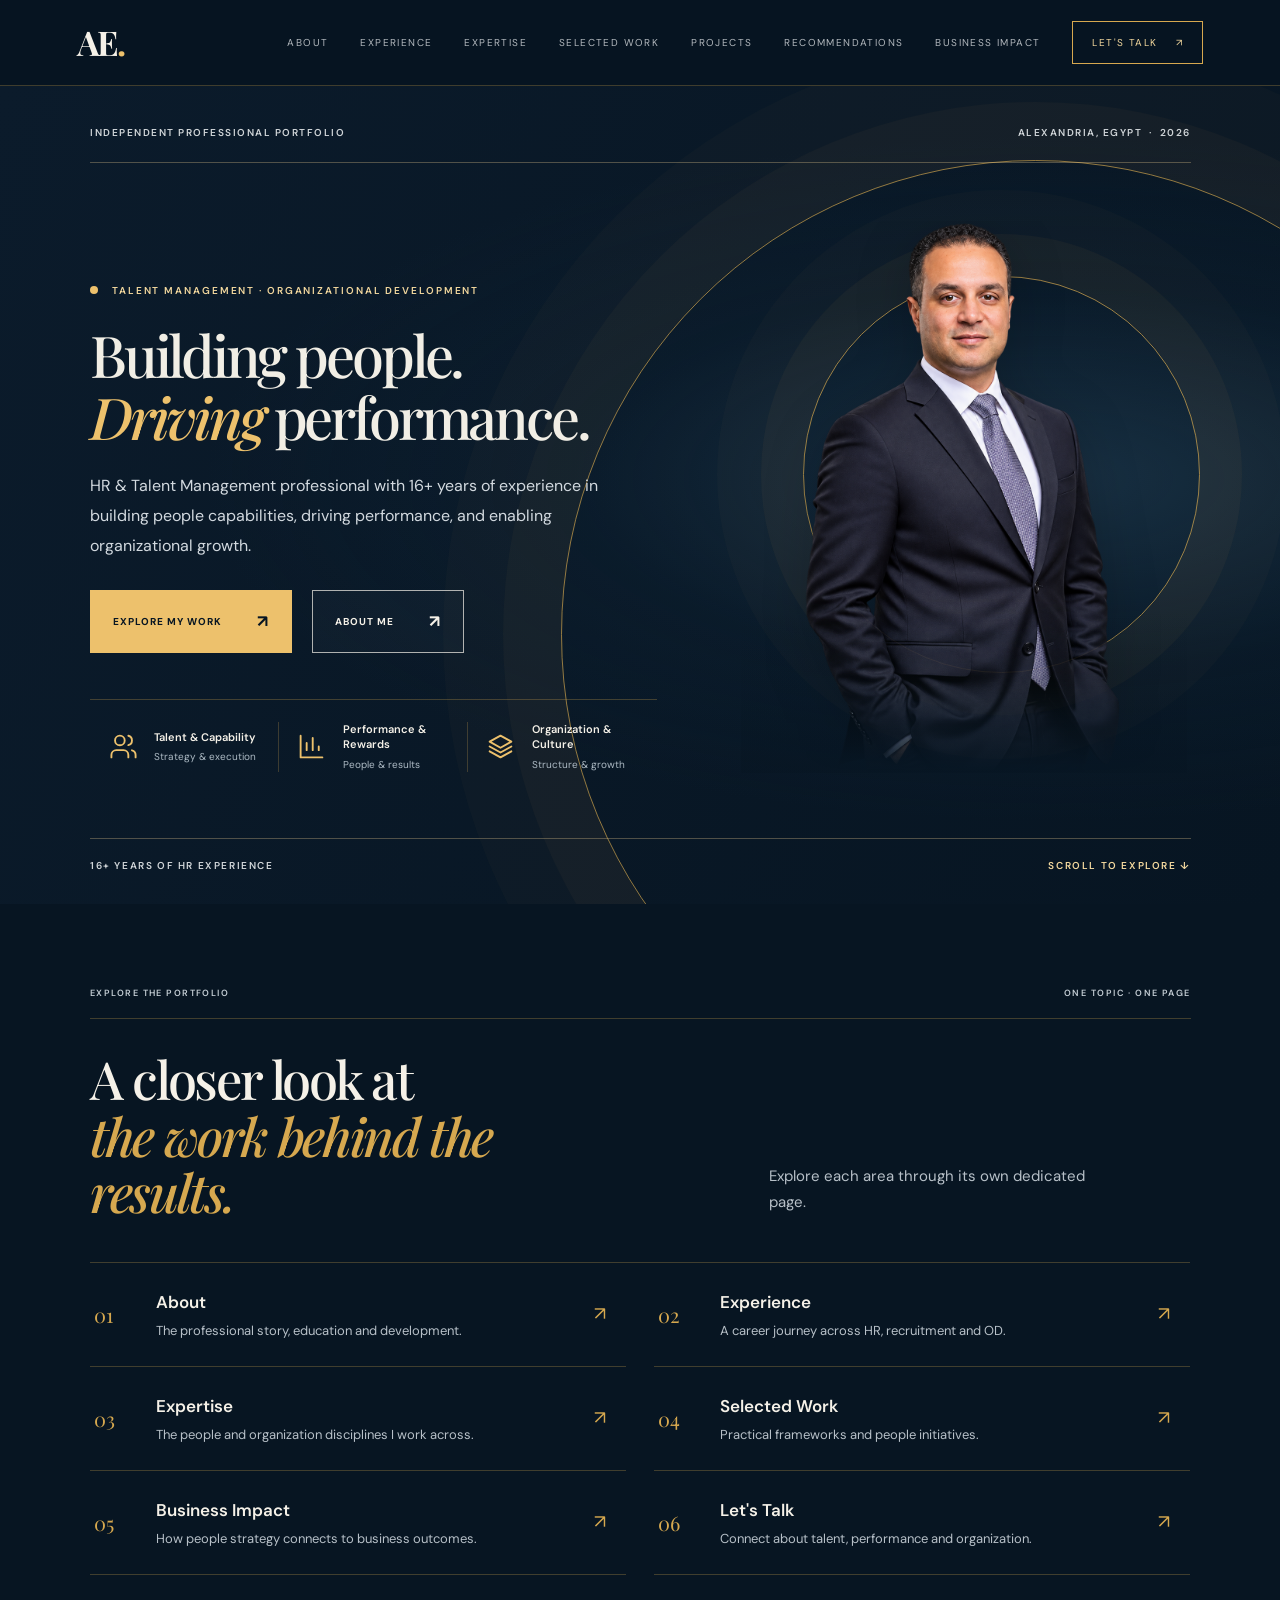
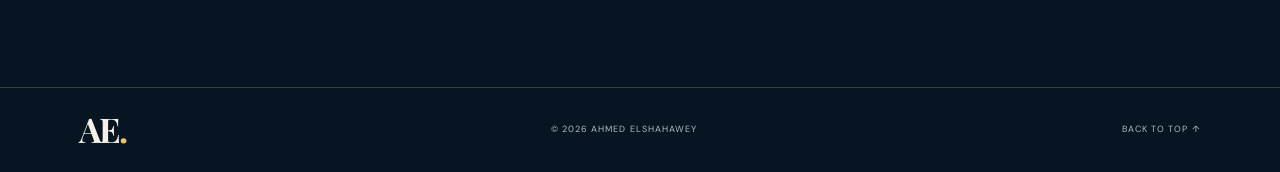
<file: index.html>
<!DOCTYPE html>
<html lang="en"><head>
<meta charset="UTF-8"><meta name="viewport" content="width=device-width, initial-scale=1.0">
<meta name="description" content="Ahmed Elshahawey — Talent Management, Organizational Development and Performance Management professional with 16+ years of HR experience."><meta name="theme-color" content="#081a2a">
<title>Talent & Organization | Ahmed Elshahawey</title>
<link rel="preconnect" href="https://fonts.googleapis.com"><link rel="preconnect" href="https://fonts.gstatic.com" crossorigin>
<link href="https://fonts.googleapis.com/css2?family=DM+Sans:wght@400;500;600;700&family=Playfair+Display:ital,wght@0,500;0,600;0,700;1,500;1,600&display=swap" rel="stylesheet">
<link rel="stylesheet" href="styles.css"></head><body>
<div class="cursor-glow" aria-hidden="true"></div><header class="site-header">
  <a class="brand" href="index.html" aria-label="Ahmed Elshahawey home">AE<span>.</span></a>
  <nav class="nav" id="nav"><a href="about.html">About</a><a href="experience.html">Experience</a><a href="expertise.html">Expertise</a><a href="work.html">Selected Work</a><a href="projects.html">Projects</a><a href="recommendations.html">Recommendations</a><a href="impact.html">Business Impact</a><a href="contact.html" class="nav-contact">Let's talk <span>↗</span></a></nav>
  <button class="menu-toggle" id="menuToggle" aria-label="Toggle navigation" aria-expanded="false"><span></span><span></span></button>
 </header>
<main id="top"><section class="hero section-wrap">
      <div class="hero-topline reveal"><span>INDEPENDENT PROFESSIONAL PORTFOLIO</span><span>ALEXANDRIA, EGYPT&nbsp; · &nbsp;2026</span></div>
      <div class="hero-grid">
        <div class="hero-copy reveal">
          <p class="eyebrow"><i></i> TALENT MANAGEMENT · ORGANIZATIONAL DEVELOPMENT</p>
          <h1><span class="hero-line">Building people.</span><span class="hero-line"><em>Driving</em> performance.</span></h1>
          <p class="hero-intro">HR &amp; Talent Management professional with 16+ years of experience in building people capabilities, driving performance, and enabling organizational growth.</p>
          <div class="hero-actions">
            <a class="button button-light" href="work.html">Explore my work <span>↗</span></a>
            <a class="button button-outline" href="about.html">About me <span>↗</span></a>
          </div>
          <div class="hero-proof" aria-label="Professional focus areas">
            <div><span class="proof-icon"><svg viewBox="0 0 24 24" aria-hidden="true"><path d="M16 21v-2a4 4 0 0 0-4-4H6a4 4 0 0 0-4 4v2"/><circle cx="9" cy="7" r="4"/><path d="M22 21v-2a4 4 0 0 0-3-3.87M16 3.13a4 4 0 0 1 0 7.75"/></svg></span><div><strong>Talent &amp; Capability</strong><small>Strategy &amp; execution</small></div></div>
            <div><span class="proof-icon"><svg viewBox="0 0 24 24" aria-hidden="true"><path d="M3 3v18h18"/><path d="M8 15V9M13 15V5M18 15v-3"/></svg></span><div><strong>Performance &amp; Rewards</strong><small>People &amp; results</small></div></div>
            <div><span class="proof-icon"><svg viewBox="0 0 24 24" aria-hidden="true"><path d="m12 3 9 5-9 5-9-5 9-5Z"/><path d="m3 12 9 5 9-5M3 16l9 5 9-5"/></svg></span><div><strong>Organization &amp; Culture</strong><small>Structure &amp; growth</small></div></div>
          </div>
        </div>
        <div class="hero-portrait"><img src="assets/Original%20image.png" alt="Ahmed Elshahawey professional portrait" width="760" height="977" loading="eager" decoding="async"></div>
      </div>
      <div class="hero-bottom reveal"><span>16+ YEARS OF HR EXPERIENCE</span><span class="scroll-note">SCROLL TO EXPLORE ↓</span></div>
    </section><section class="portfolio-directory section-wrap">
 <div class="section-label reveal"><span>EXPLORE THE PORTFOLIO</span><span>ONE TOPIC · ONE PAGE</span></div>
 <div class="directory-heading"><h2 class="reveal">A closer look at<br><em>the work behind the results.</em></h2><p class="reveal">Explore each area through its own dedicated page.</p></div>
 <div class="directory-grid"><a class="directory-card reveal" href="about.html"><span>01</span><div><h3>About</h3><p>The professional story, education and development.</p></div><b>↗</b></a><a class="directory-card reveal" href="experience.html"><span>02</span><div><h3>Experience</h3><p>A career journey across HR, recruitment and OD.</p></div><b>↗</b></a><a class="directory-card reveal" href="expertise.html"><span>03</span><div><h3>Expertise</h3><p>The people and organization disciplines I work across.</p></div><b>↗</b></a><a class="directory-card reveal" href="work.html"><span>04</span><div><h3>Selected Work</h3><p>Practical frameworks and people initiatives.</p></div><b>↗</b></a><a class="directory-card reveal" href="impact.html"><span>05</span><div><h3>Business Impact</h3><p>How people strategy connects to business outcomes.</p></div><b>↗</b></a><a class="directory-card reveal" href="contact.html"><span>06</span><div><h3>Let's Talk</h3><p>Connect about talent, performance and organization.</p></div><b>↗</b></a></div>
 </section></main><footer class="footer"><a class="brand" href="index.html">AE<span>.</span></a><span>© 2026 AHMED ELSHAHAWEY</span><a href="#top">BACK TO TOP ↑</a></footer><script src="script.js"></script></body></html>
</file>
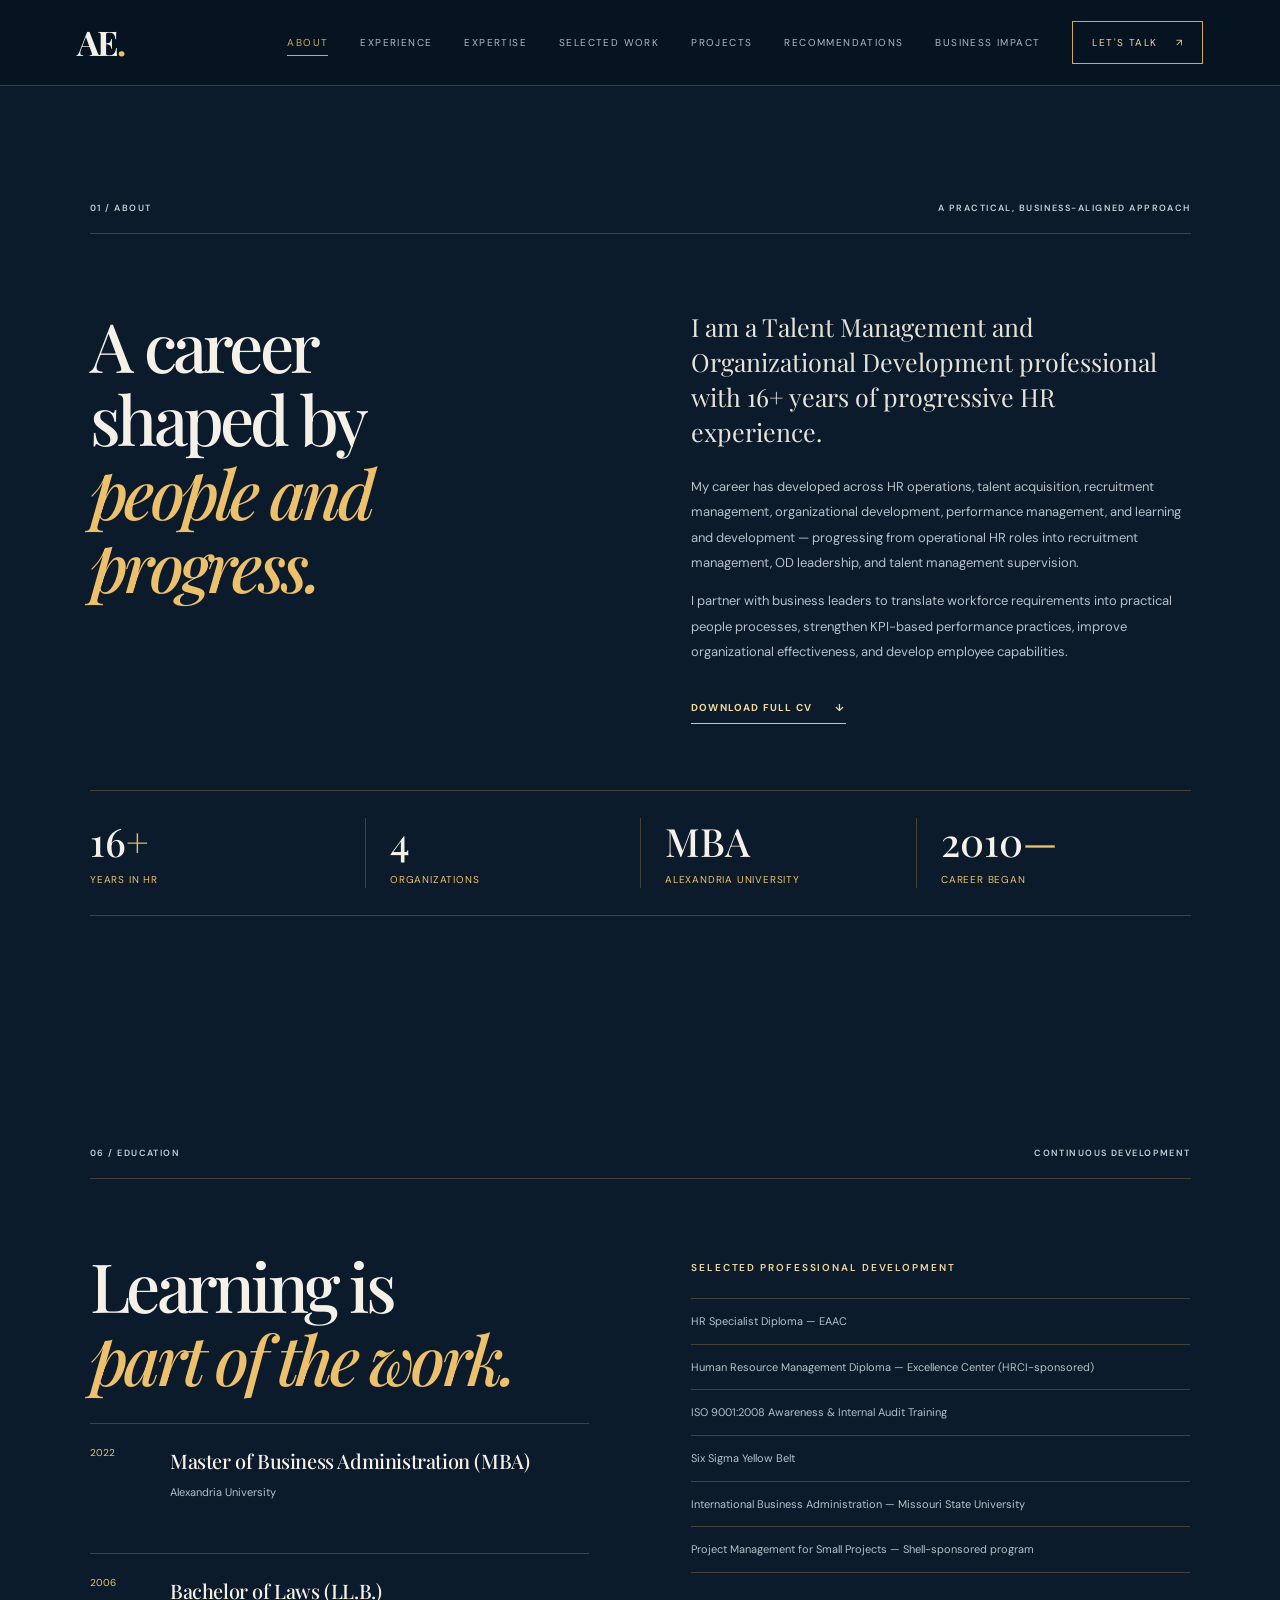
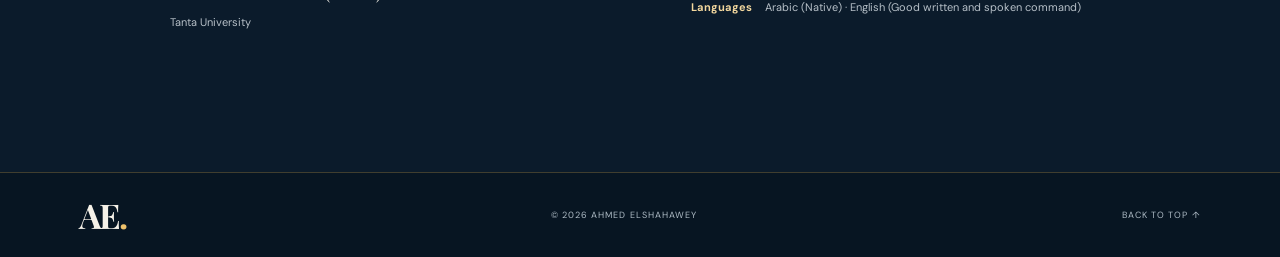
<file: about.html>
<!DOCTYPE html>
<html lang="en"><head>
<meta charset="UTF-8"><meta name="viewport" content="width=device-width, initial-scale=1.0">
<meta name="description" content="Professional profile, education and selected development."><meta name="theme-color" content="#081a2a">
<title>About | Ahmed Elshahawey</title>
<link rel="preconnect" href="https://fonts.googleapis.com"><link rel="preconnect" href="https://fonts.gstatic.com" crossorigin>
<link href="https://fonts.googleapis.com/css2?family=DM+Sans:wght@400;500;600;700&family=Playfair+Display:ital,wght@0,500;0,600;0,700;1,500;1,600&display=swap" rel="stylesheet">
<link rel="stylesheet" href="styles.css"></head><body>
<div class="cursor-glow" aria-hidden="true"></div><header class="site-header">
  <a class="brand" href="index.html" aria-label="Ahmed Elshahawey home">AE<span>.</span></a>
  <nav class="nav" id="nav"><a href="about.html" class="active" aria-current="page">About</a><a href="experience.html">Experience</a><a href="expertise.html">Expertise</a><a href="work.html">Selected Work</a><a href="projects.html">Projects</a><a href="recommendations.html">Recommendations</a><a href="impact.html">Business Impact</a><a href="contact.html" class="nav-contact">Let's talk <span>↗</span></a></nav>
  <button class="menu-toggle" id="menuToggle" aria-label="Toggle navigation" aria-expanded="false"><span></span><span></span></button>
 </header>
<main id="top"><section class="intro section-wrap" id="about">
      <div class="section-label reveal"><span>01 / ABOUT</span><span>A PRACTICAL, BUSINESS-ALIGNED APPROACH</span></div>
      <div class="intro-grid">
        <h2 class="reveal">A career shaped by<br><em>people and progress.</em></h2>
        <div class="intro-text reveal">
          <p class="large-copy">I am a Talent Management and Organizational Development professional with 16+ years of progressive HR experience.</p>
          <p>My career has developed across HR operations, talent acquisition, recruitment management, organizational development, performance management, and learning and development — progressing from operational HR roles into recruitment management, OD leadership, and talent management supervision.</p>
          <p>I partner with business leaders to translate workforce requirements into practical people processes, strengthen KPI-based performance practices, improve organizational effectiveness, and develop employee capabilities.</p>
          <a class="underlined-link" href="assets/Ahmed-Elshahawey-CV.pdf" target="_blank" rel="noopener">Download full CV <span>↓</span></a>
        </div>
      </div>
      <div class="stat-strip reveal">
        <div><strong>16<span>+</span></strong><small>Years in HR</small></div>
        <div><strong>4</strong><small>Organizations</small></div>
        <div><strong>MBA</strong><small>Alexandria University</small></div>
        <div><strong>2010<span>—</span></strong><small>Career began</small></div>
      </div>
    </section><section class="education section-wrap">
      <div class="section-label reveal"><span>06 / EDUCATION</span><span>CONTINUOUS DEVELOPMENT</span></div>
      <div class="education-grid">
        <div class="reveal"><h2>Learning is<br><em>part of the work.</em></h2><div class="education-entry"><span>2022</span><div><h3>Master of Business Administration (MBA)</h3><p>Alexandria University</p></div></div><div class="education-entry"><span>2006</span><div><h3>Bachelor of Laws (LL.B.)</h3><p>Tanta University</p></div></div></div>
        <div class="reveal"><p class="eyebrow">SELECTED PROFESSIONAL DEVELOPMENT</p><ul class="training-list"><li>HR Specialist Diploma — EAAC</li><li>Human Resource Management Diploma — Excellence Center (HRCI-sponsored)</li><li>ISO 9001:2008 Awareness & Internal Audit Training</li><li>Six Sigma Yellow Belt</li><li>International Business Administration — Missouri State University</li><li>Project Management for Small Projects — Shell-sponsored program</li></ul><p class="language-note"><strong>Languages</strong> Arabic (Native) · English (Good written and spoken command)</p></div>
      </div>
    </section></main><footer class="footer"><a class="brand" href="index.html">AE<span>.</span></a><span>© 2026 AHMED ELSHAHAWEY</span><a href="#top">BACK TO TOP ↑</a></footer><script src="script.js"></script></body></html>
</file>
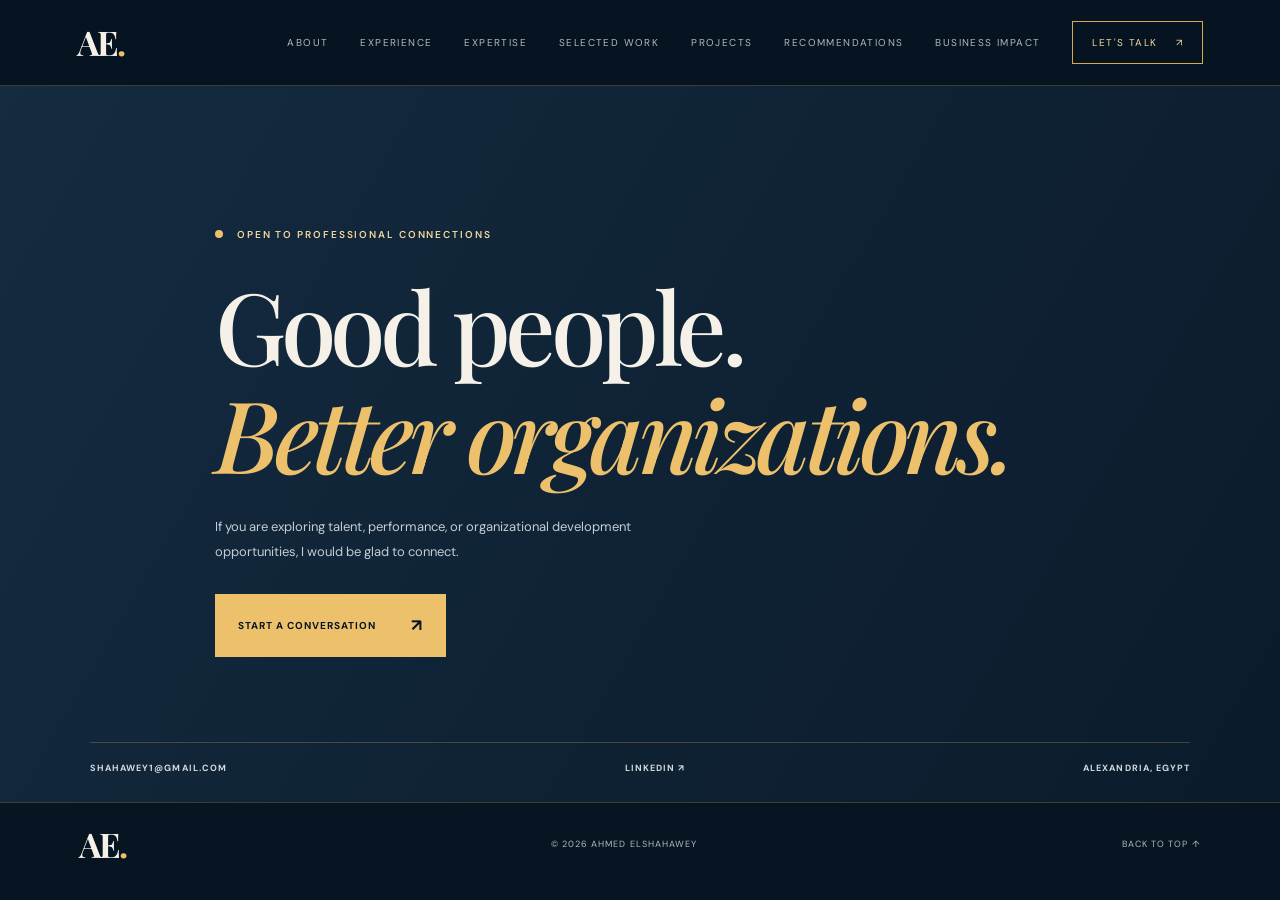
<file: contact.html>
<!DOCTYPE html>
<html lang="en"><head>
<meta charset="UTF-8"><meta name="viewport" content="width=device-width, initial-scale=1.0">
<meta name="description" content="Professional contact details for talent and organizational development conversations."><meta name="theme-color" content="#081a2a">
<title>Let's Talk | Ahmed Elshahawey</title>
<link rel="preconnect" href="https://fonts.googleapis.com"><link rel="preconnect" href="https://fonts.gstatic.com" crossorigin>
<link href="https://fonts.googleapis.com/css2?family=DM+Sans:wght@400;500;600;700&family=Playfair+Display:ital,wght@0,500;0,600;0,700;1,500;1,600&display=swap" rel="stylesheet">
<link rel="stylesheet" href="styles.css"></head><body>
<div class="cursor-glow" aria-hidden="true"></div><header class="site-header">
  <a class="brand" href="index.html" aria-label="Ahmed Elshahawey home">AE<span>.</span></a>
  <nav class="nav" id="nav"><a href="about.html">About</a><a href="experience.html">Experience</a><a href="expertise.html">Expertise</a><a href="work.html">Selected Work</a><a href="projects.html">Projects</a><a href="recommendations.html">Recommendations</a><a href="impact.html">Business Impact</a><a href="contact.html" class="nav-contact active">Let's talk <span>↗</span></a></nav>
  <button class="menu-toggle" id="menuToggle" aria-label="Toggle navigation" aria-expanded="false"><span></span><span></span></button>
 </header>
<main id="top"><section class="contact section-wrap" id="contact">
      <div class="contact-inner reveal">
        <p class="eyebrow"><i></i> OPEN TO PROFESSIONAL CONNECTIONS</p>
        <h2>Good people.<br><em>Better organizations.</em></h2>
        <p class="contact-copy">If you are exploring talent, performance, or organizational development opportunities, I would be glad to connect.</p>
        <a class="button button-light" href="https://wa.me/201001927554" target="_blank" rel="noopener">Start a conversation <span>↗</span></a>
      </div>
      <div class="contact-meta"><a href="mailto:shahawey1@gmail.com">SHAHAWEY1@GMAIL.COM</a><a href="https://www.linkedin.com/in/ahmedelshahaweytalentmanagement/" target="_blank" rel="noopener">LINKEDIN ↗</a><span>ALEXANDRIA, EGYPT</span></div>
    </section></main><footer class="footer"><a class="brand" href="index.html">AE<span>.</span></a><span>© 2026 AHMED ELSHAHAWEY</span><a href="#top">BACK TO TOP ↑</a></footer><script src="script.js"></script></body></html>
</file>
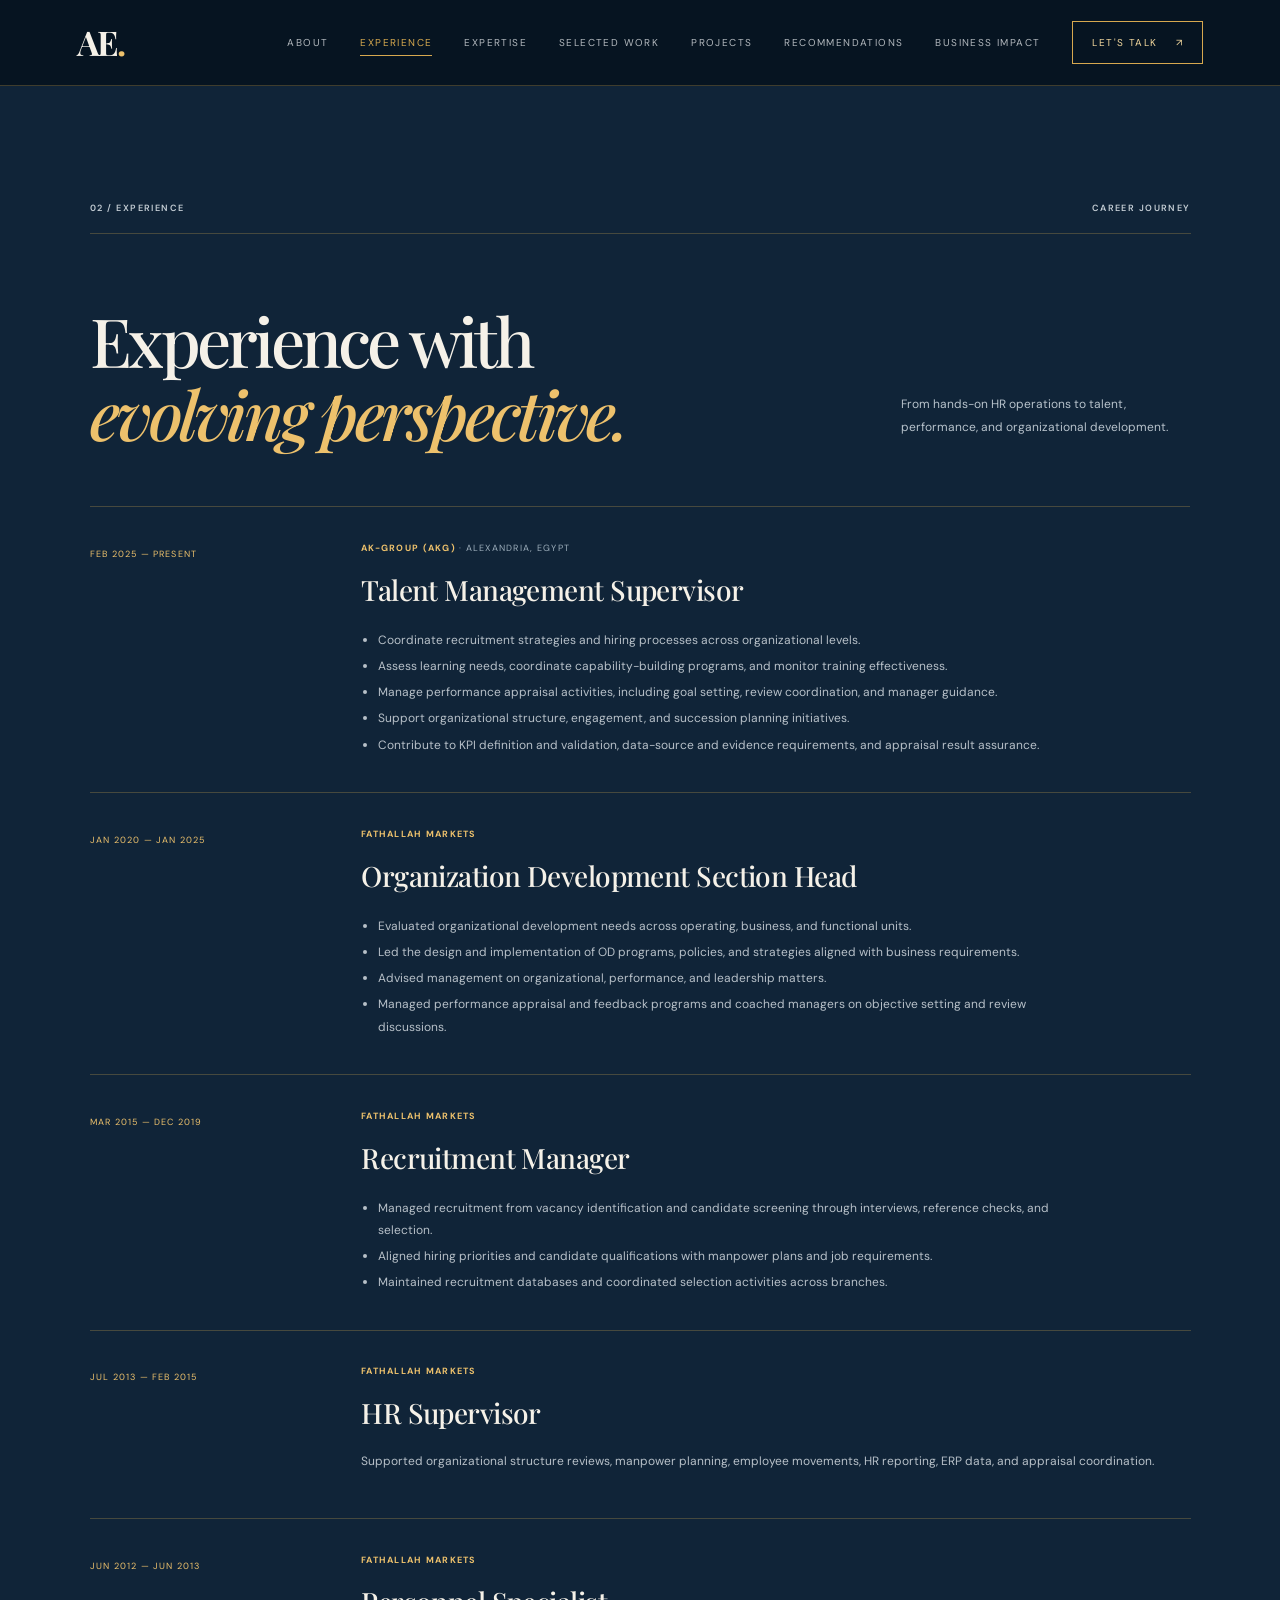
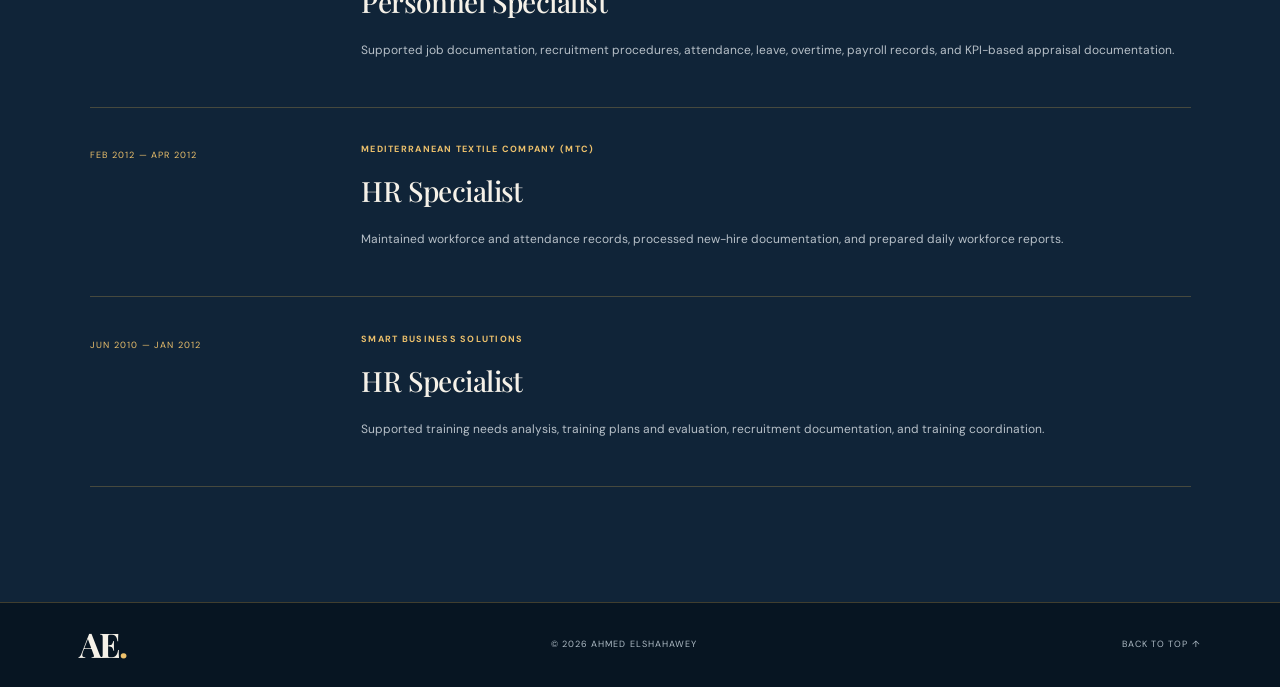
<file: experience.html>
<!DOCTYPE html>
<html lang="en"><head>
<meta charset="UTF-8"><meta name="viewport" content="width=device-width, initial-scale=1.0">
<meta name="description" content="Career history across HR operations, recruitment, organizational development and talent management."><meta name="theme-color" content="#081a2a">
<title>Experience | Ahmed Elshahawey</title>
<link rel="preconnect" href="https://fonts.googleapis.com"><link rel="preconnect" href="https://fonts.gstatic.com" crossorigin>
<link href="https://fonts.googleapis.com/css2?family=DM+Sans:wght@400;500;600;700&family=Playfair+Display:ital,wght@0,500;0,600;0,700;1,500;1,600&display=swap" rel="stylesheet">
<link rel="stylesheet" href="styles.css"></head><body>
<div class="cursor-glow" aria-hidden="true"></div><header class="site-header">
  <a class="brand" href="index.html" aria-label="Ahmed Elshahawey home">AE<span>.</span></a>
  <nav class="nav" id="nav"><a href="about.html">About</a><a href="experience.html" class="active" aria-current="page">Experience</a><a href="expertise.html">Expertise</a><a href="work.html">Selected Work</a><a href="projects.html">Projects</a><a href="recommendations.html">Recommendations</a><a href="impact.html">Business Impact</a><a href="contact.html" class="nav-contact">Let's talk <span>↗</span></a></nav>
  <button class="menu-toggle" id="menuToggle" aria-label="Toggle navigation" aria-expanded="false"><span></span><span></span></button>
 </header>
<main id="top"><section class="experience section-wrap" id="experience">
      <div class="section-label reveal"><span>02 / EXPERIENCE</span><span>CAREER JOURNEY</span></div>
      <div class="section-heading-row reveal"><h2>Experience with<br><em>evolving perspective.</em></h2><p>From hands-on HR operations to talent, performance, and organizational development.</p></div>
      <div class="timeline">
        <article class="timeline-item reveal"><div class="timeline-date">FEB 2025 — PRESENT</div><div class="timeline-body"><p class="role-org">AK-GROUP (AKG) <span>· ALEXANDRIA, EGYPT</span></p><h3>Talent Management Supervisor</h3><ul><li>Coordinate recruitment strategies and hiring processes across organizational levels.</li><li>Assess learning needs, coordinate capability-building programs, and monitor training effectiveness.</li><li>Manage performance appraisal activities, including goal setting, review coordination, and manager guidance.</li><li>Support organizational structure, engagement, and succession planning initiatives.</li><li>Contribute to KPI definition and validation, data-source and evidence requirements, and appraisal result assurance.</li></ul></div></article>
        <article class="timeline-item reveal"><div class="timeline-date">JAN 2020 — JAN 2025</div><div class="timeline-body"><p class="role-org">FATHALLAH MARKETS</p><h3>Organization Development Section Head</h3><ul><li>Evaluated organizational development needs across operating, business, and functional units.</li><li>Led the design and implementation of OD programs, policies, and strategies aligned with business requirements.</li><li>Advised management on organizational, performance, and leadership matters.</li><li>Managed performance appraisal and feedback programs and coached managers on objective setting and review discussions.</li></ul></div></article>
        <article class="timeline-item reveal"><div class="timeline-date">MAR 2015 — DEC 2019</div><div class="timeline-body"><p class="role-org">FATHALLAH MARKETS</p><h3>Recruitment Manager</h3><ul><li>Managed recruitment from vacancy identification and candidate screening through interviews, reference checks, and selection.</li><li>Aligned hiring priorities and candidate qualifications with manpower plans and job requirements.</li><li>Maintained recruitment databases and coordinated selection activities across branches.</li></ul></div></article>
        <article class="timeline-item reveal"><div class="timeline-date">JUL 2013 — FEB 2015</div><div class="timeline-body"><p class="role-org">FATHALLAH MARKETS</p><h3>HR Supervisor</h3><p>Supported organizational structure reviews, manpower planning, employee movements, HR reporting, ERP data, and appraisal coordination.</p></div></article>
        <article class="timeline-item reveal"><div class="timeline-date">JUN 2012 — JUN 2013</div><div class="timeline-body"><p class="role-org">FATHALLAH MARKETS</p><h3>Personnel Specialist</h3><p>Supported job documentation, recruitment procedures, attendance, leave, overtime, payroll records, and KPI-based appraisal documentation.</p></div></article>
        <article class="timeline-item reveal"><div class="timeline-date">FEB 2012 — APR 2012</div><div class="timeline-body"><p class="role-org">MEDITERRANEAN TEXTILE COMPANY (MTC)</p><h3>HR Specialist</h3><p>Maintained workforce and attendance records, processed new-hire documentation, and prepared daily workforce reports.</p></div></article>
        <article class="timeline-item reveal"><div class="timeline-date">JUN 2010 — JAN 2012</div><div class="timeline-body"><p class="role-org">SMART BUSINESS SOLUTIONS</p><h3>HR Specialist</h3><p>Supported training needs analysis, training plans and evaluation, recruitment documentation, and training coordination.</p></div></article>
      </div>
    </section></main><footer class="footer"><a class="brand" href="index.html">AE<span>.</span></a><span>© 2026 AHMED ELSHAHAWEY</span><a href="#top">BACK TO TOP ↑</a></footer><script src="script.js"></script></body></html>
</file>
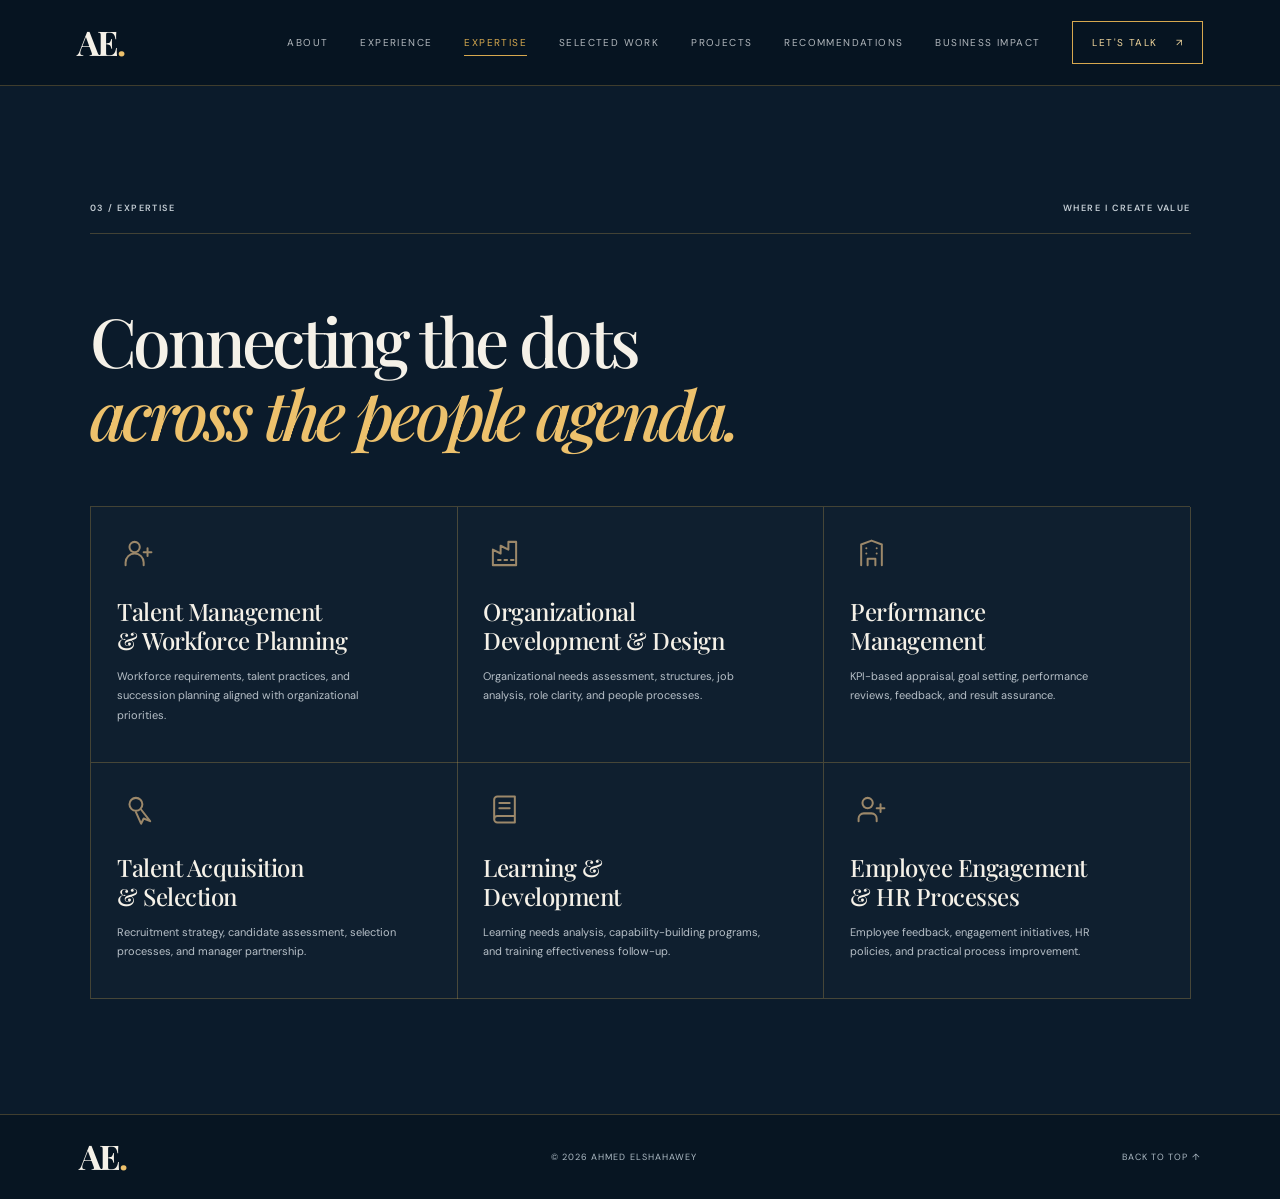
<file: expertise.html>
<!DOCTYPE html>
<html lang="en"><head>
<meta charset="UTF-8"><meta name="viewport" content="width=device-width, initial-scale=1.0">
<meta name="description" content="Talent management, workforce planning, organization design, performance management and learning."><meta name="theme-color" content="#081a2a">
<title>Expertise | Ahmed Elshahawey</title>
<link rel="preconnect" href="https://fonts.googleapis.com"><link rel="preconnect" href="https://fonts.gstatic.com" crossorigin>
<link href="https://fonts.googleapis.com/css2?family=DM+Sans:wght@400;500;600;700&family=Playfair+Display:ital,wght@0,500;0,600;0,700;1,500;1,600&display=swap" rel="stylesheet">
<link rel="stylesheet" href="styles.css"></head><body>
<div class="cursor-glow" aria-hidden="true"></div><header class="site-header">
  <a class="brand" href="index.html" aria-label="Ahmed Elshahawey home">AE<span>.</span></a>
  <nav class="nav" id="nav"><a href="about.html">About</a><a href="experience.html">Experience</a><a href="expertise.html" class="active" aria-current="page">Expertise</a><a href="work.html">Selected Work</a><a href="projects.html">Projects</a><a href="recommendations.html">Recommendations</a><a href="impact.html">Business Impact</a><a href="contact.html" class="nav-contact">Let's talk <span>↗</span></a></nav>
  <button class="menu-toggle" id="menuToggle" aria-label="Toggle navigation" aria-expanded="false"><span></span><span></span></button>
 </header>
<main id="top"><section class="expertise section-wrap" id="expertise">
      <div class="section-label reveal"><span>03 / EXPERTISE</span><span>WHERE I CREATE VALUE</span></div>
      <h2 class="reveal">Connecting the dots<br><em>across the people agenda.</em></h2>
      <div class="expertise-grid">
        <article class="expertise-card reveal"><span class="expertise-icon"><svg viewBox="0 0 24 24" aria-hidden="true"><circle cx="9" cy="7" r="4"/><path d="M2 21v-2a7 7 0 0 1 14 0v2M19 8v6M22 11h-6"/></svg></span><h3>Talent Management<br>& Workforce Planning</h3><p>Workforce requirements, talent practices, and succession planning aligned with organizational priorities.</p></article>
        <article class="expertise-card reveal"><span class="expertise-icon"><svg viewBox="0 0 24 24" aria-hidden="true"><path d="M3 21V9l6 3V6l6 3V3h6v18H3Z"/><path d="M7 17h2m3 0h2m3 0h2"/></svg></span><h3>Organizational<br>Development & Design</h3><p>Organizational needs assessment, structures, job analysis, role clarity, and people processes.</p></article>
        <article class="expertise-card reveal"><span class="expertise-icon"><svg viewBox="0 0 24 24" aria-hidden="true"><path d="M4 21V5l8-3 8 3v16M9 21v-5h6v5M8 8h.01M16 8h.01M8 12h.01M16 12h.01"/></svg></span><h3>Performance<br>Management</h3><p>KPI-based appraisal, goal setting, performance reviews, feedback, and result assurance.</p></article>
        <article class="expertise-card reveal"><span class="expertise-icon"><svg viewBox="0 0 24 24" aria-hidden="true"><circle cx="10" cy="8" r="5"/><path d="m14 12 7 9-5-2-2 4-4-9"/></svg></span><h3>Talent Acquisition<br>& Selection</h3><p>Recruitment strategy, candidate assessment, selection processes, and manager partnership.</p></article>
        <article class="expertise-card reveal"><span class="expertise-icon"><svg viewBox="0 0 24 24" aria-hidden="true"><path d="M4 19.5A2.5 2.5 0 0 1 6.5 17H20M6.5 2H20v20H6.5A2.5 2.5 0 0 1 4 19.5v-15A2.5 2.5 0 0 1 6.5 2Z"/><path d="M8 7h8M8 11h8"/></svg></span><h3>Learning &<br>Development</h3><p>Learning needs analysis, capability-building programs, and training effectiveness follow-up.</p></article>
        <article class="expertise-card reveal"><span class="expertise-icon"><svg viewBox="0 0 24 24" aria-hidden="true"><path d="M16 21v-2a4 4 0 0 0-4-4H6a4 4 0 0 0-4 4v2"/><circle cx="9" cy="7" r="4"/><path d="M19 8v6m3-3h-6"/></svg></span><h3>Employee Engagement<br>& HR Processes</h3><p>Employee feedback, engagement initiatives, HR policies, and practical process improvement.</p></article>
      </div>
    </section></main><footer class="footer"><a class="brand" href="index.html">AE<span>.</span></a><span>© 2026 AHMED ELSHAHAWEY</span><a href="#top">BACK TO TOP ↑</a></footer><script src="script.js"></script></body></html>
</file>
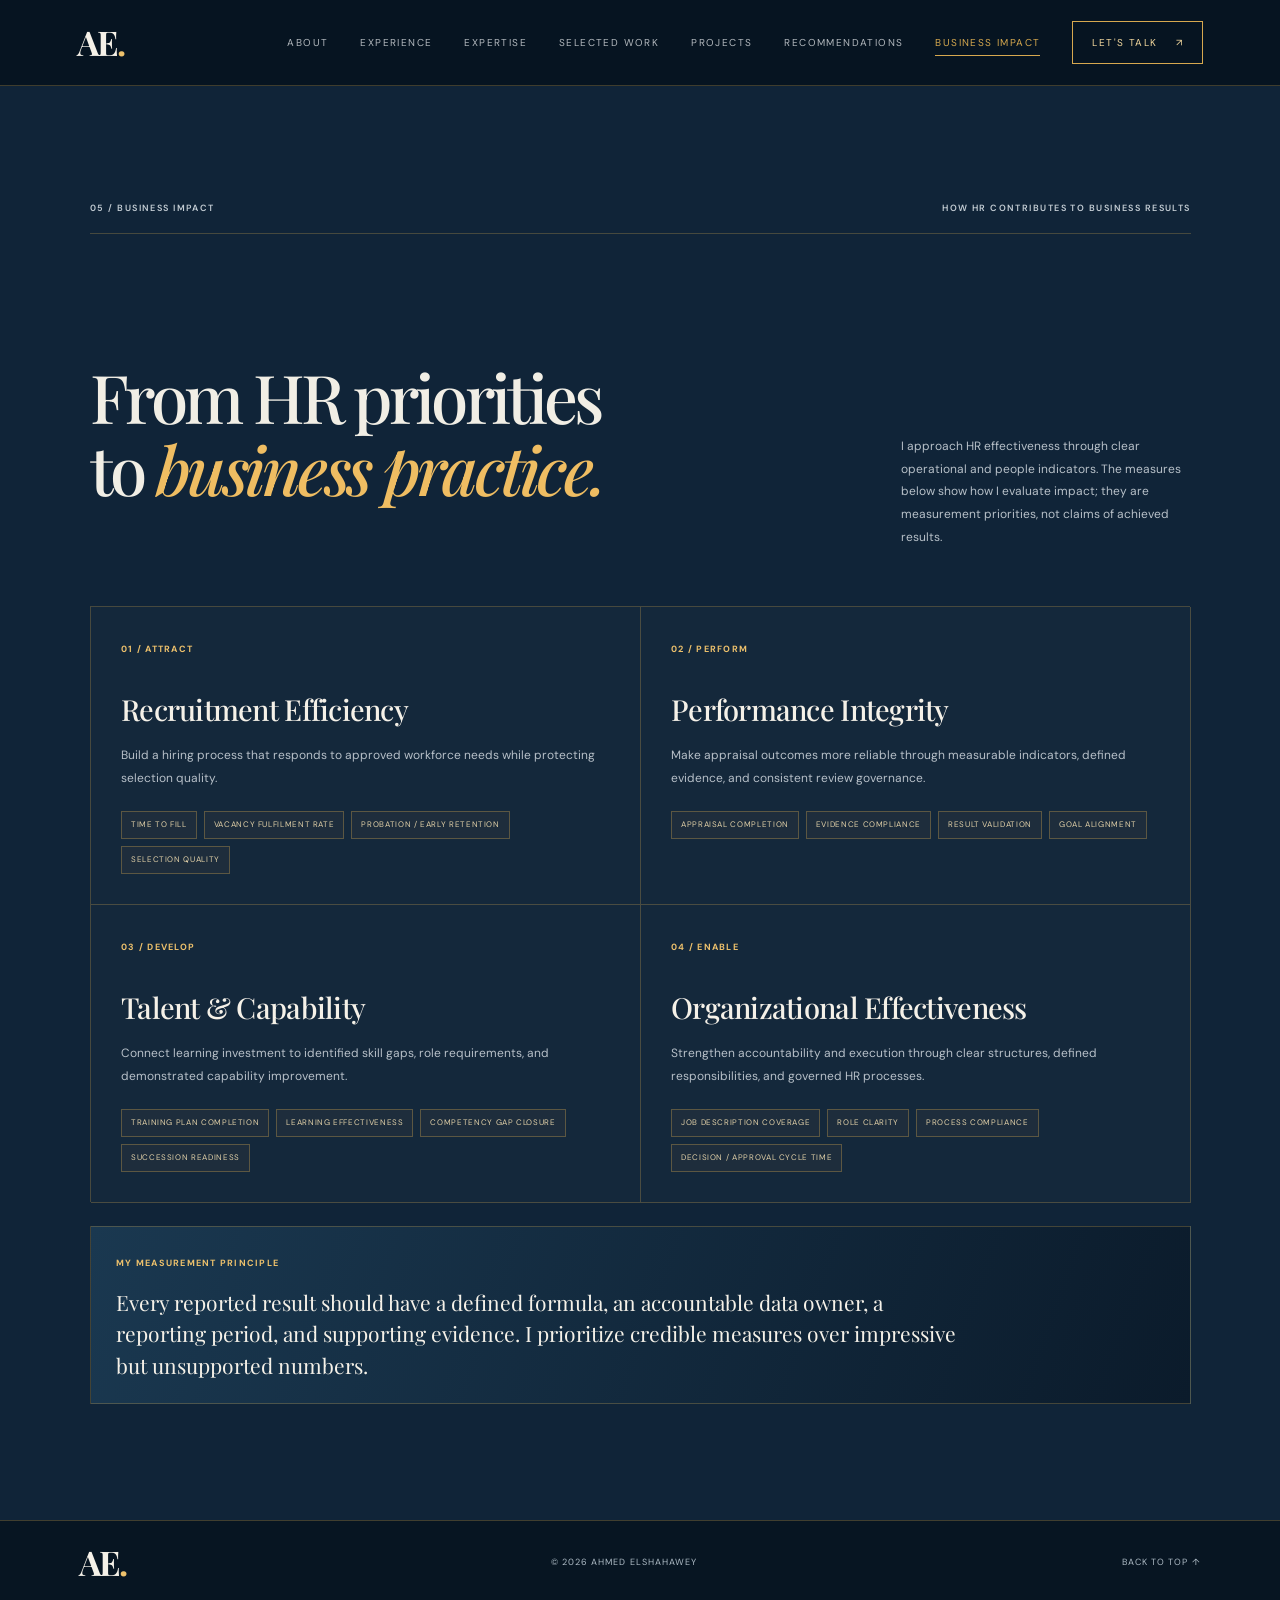
<file: impact.html>
<!DOCTYPE html>
<html lang="en"><head>
<meta charset="UTF-8"><meta name="viewport" content="width=device-width, initial-scale=1.0">
<meta name="description" content="A practical approach to measuring HR and talent outcomes."><meta name="theme-color" content="#081a2a">
<title>Business Impact | Ahmed Elshahawey</title>
<link rel="preconnect" href="https://fonts.googleapis.com"><link rel="preconnect" href="https://fonts.gstatic.com" crossorigin>
<link href="https://fonts.googleapis.com/css2?family=DM+Sans:wght@400;500;600;700&family=Playfair+Display:ital,wght@0,500;0,600;0,700;1,500;1,600&display=swap" rel="stylesheet">
<link rel="stylesheet" href="styles.css"></head><body>
<div class="cursor-glow" aria-hidden="true"></div><header class="site-header">
  <a class="brand" href="index.html" aria-label="Ahmed Elshahawey home">AE<span>.</span></a>
  <nav class="nav" id="nav"><a href="about.html">About</a><a href="experience.html">Experience</a><a href="expertise.html">Expertise</a><a href="work.html">Selected Work</a><a href="projects.html">Projects</a><a href="recommendations.html">Recommendations</a><a href="impact.html" class="active" aria-current="page">Business Impact</a><a href="contact.html" class="nav-contact">Let's talk <span>↗</span></a></nav>
  <button class="menu-toggle" id="menuToggle" aria-label="Toggle navigation" aria-expanded="false"><span></span><span></span></button>
 </header>
<main id="top"><section class="impact section-wrap" id="impact">
      <div class="section-label reveal"><span>05 / BUSINESS IMPACT</span><span>HOW HR CONTRIBUTES TO BUSINESS RESULTS</span></div>
      <div class="section-heading-row reveal"><h2>From HR priorities<br>to <em>business practice.</em></h2><p>I approach HR effectiveness through clear operational and people indicators. The measures below show how I evaluate impact; they are measurement priorities, not claims of achieved results.</p></div>
      <div class="impact-grid">
        <article class="impact-card reveal"><span class="impact-index">01 / ATTRACT</span><h3>Recruitment Efficiency</h3><p>Build a hiring process that responds to approved workforce needs while protecting selection quality.</p><div class="impact-measures"><span>TIME TO FILL</span><span>VACANCY FULFILMENT RATE</span><span>PROBATION / EARLY RETENTION</span><span>SELECTION QUALITY</span></div></article>
        <article class="impact-card reveal"><span class="impact-index">02 / PERFORM</span><h3>Performance Integrity</h3><p>Make appraisal outcomes more reliable through measurable indicators, defined evidence, and consistent review governance.</p><div class="impact-measures"><span>APPRAISAL COMPLETION</span><span>EVIDENCE COMPLIANCE</span><span>RESULT VALIDATION</span><span>GOAL ALIGNMENT</span></div></article>
        <article class="impact-card reveal"><span class="impact-index">03 / DEVELOP</span><h3>Talent & Capability</h3><p>Connect learning investment to identified skill gaps, role requirements, and demonstrated capability improvement.</p><div class="impact-measures"><span>TRAINING PLAN COMPLETION</span><span>LEARNING EFFECTIVENESS</span><span>COMPETENCY GAP CLOSURE</span><span>SUCCESSION READINESS</span></div></article>
        <article class="impact-card reveal"><span class="impact-index">04 / ENABLE</span><h3>Organizational Effectiveness</h3><p>Strengthen accountability and execution through clear structures, defined responsibilities, and governed HR processes.</p><div class="impact-measures"><span>JOB DESCRIPTION COVERAGE</span><span>ROLE CLARITY</span><span>PROCESS COMPLIANCE</span><span>DECISION / APPROVAL CYCLE TIME</span></div></article>
      </div>
      <div class="impact-principle reveal"><span>MY MEASUREMENT PRINCIPLE</span><p>Every reported result should have a defined formula, an accountable data owner, a reporting period, and supporting evidence. I prioritize credible measures over impressive but unsupported numbers.</p></div>
    </section></main><footer class="footer"><a class="brand" href="index.html">AE<span>.</span></a><span>© 2026 AHMED ELSHAHAWEY</span><a href="#top">BACK TO TOP ↑</a></footer><script src="script.js"></script></body></html>
</file>
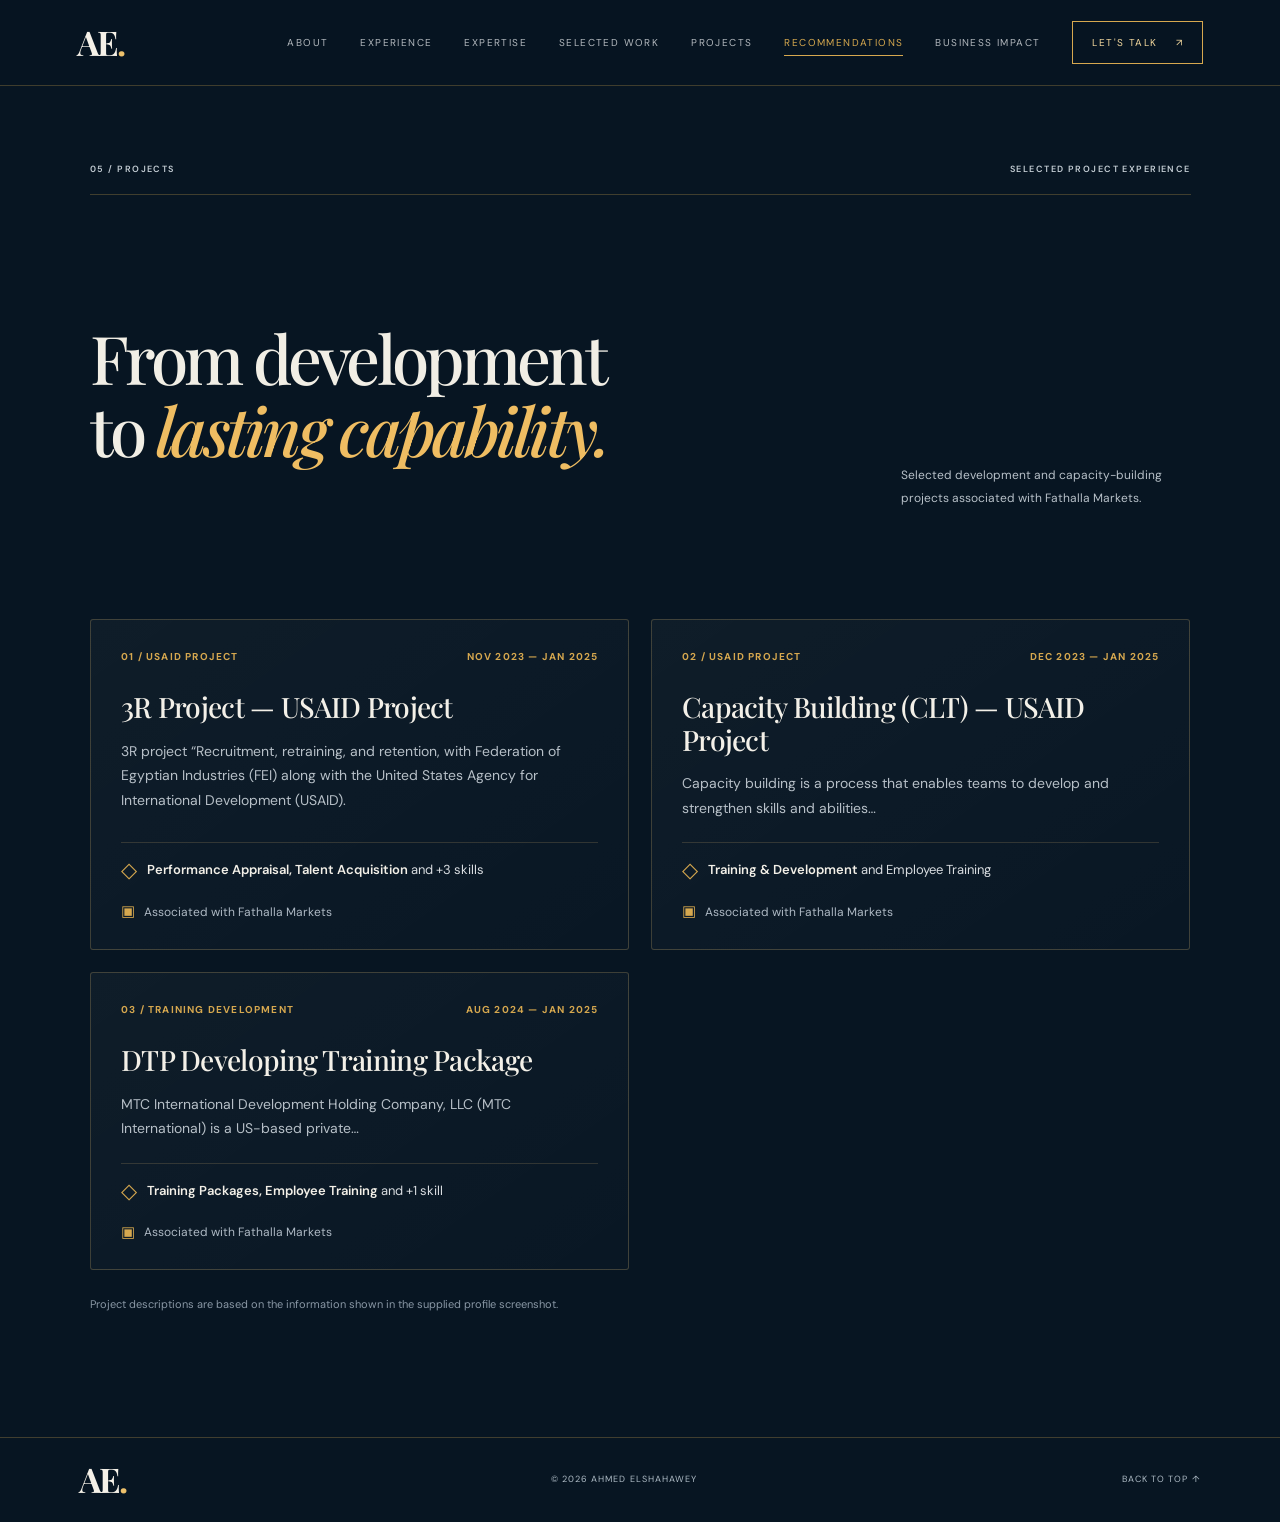
<file: projects.html>
<!DOCTYPE html>
<html lang="en"><head>
<meta charset="UTF-8"><meta name="viewport" content="width=device-width, initial-scale=1.0">
<meta name="description" content="Selected projects and development initiatives associated with Fathalla Markets.">
<meta name="theme-color" content="#081a2a">
<title>Projects | Ahmed Elshahawey</title>
<link rel="preconnect" href="https://fonts.googleapis.com"><link rel="preconnect" href="https://fonts.gstatic.com" crossorigin>
<link href="https://fonts.googleapis.com/css2?family=DM+Sans:wght@400;500;600;700&family=Playfair+Display:ital,wght@0,500;0,600;0,700;1,500;1,600&display=swap" rel="stylesheet">
<link rel="stylesheet" href="styles.css"></head><body>
<div class="cursor-glow" aria-hidden="true"></div>
<header class="site-header">
<a class="brand" href="index.html" aria-label="Ahmed Elshahawey home">AE<span>.</span></a>
<nav class="nav" id="nav"><a href="about.html">About</a><a href="experience.html">Experience</a><a href="expertise.html">Expertise</a><a href="work.html">Selected Work</a><a href="projects.html">Projects</a><a href="recommendations.html" class="active" aria-current="page">Recommendations</a><a href="impact.html">Business Impact</a><a href="contact.html" class="nav-contact">Let's talk <span>↗</span></a></nav>
<button class="menu-toggle" id="menuToggle" aria-label="Toggle navigation" aria-expanded="false"><span></span><span></span></button>
</header>
<main id="top">
<section class="projects-page section-wrap">
 <div class="section-label reveal"><span>05 / PROJECTS</span><span>SELECTED PROJECT EXPERIENCE</span></div>
 <div class="section-heading-row reveal"><h2>From development<br>to <em>lasting capability.</em></h2><p>Selected development and capacity-building projects associated with Fathalla Markets.</p></div>
 <div class="projects-grid">
  <article class="project-card reveal">
   <div class="project-card-top"><span>01 / USAID PROJECT</span><span>NOV 2023 — JAN 2025</span></div>
   <h3>3R Project — USAID Project</h3>
   <p class="project-description">3R project “Recruitment, retraining, and retention, with Federation of Egyptian Industries (FEI) along with the United States Agency for International Development (USAID).</p>
   <div class="project-skills"><span class="project-gem" aria-hidden="true">◇</span><p><strong>Performance Appraisal, Talent Acquisition</strong> and +3 skills</p></div>
   <div class="project-association"><span aria-hidden="true">▣</span> Associated with Fathalla Markets</div>
  </article>
  <article class="project-card reveal">
   <div class="project-card-top"><span>02 / USAID PROJECT</span><span>DEC 2023 — JAN 2025</span></div>
   <h3>Capacity Building (CLT) — USAID Project</h3>
   <p class="project-description">Capacity building is a process that enables teams to develop and strengthen skills and abilities…</p>
   <div class="project-skills"><span class="project-gem" aria-hidden="true">◇</span><p><strong>Training &amp; Development</strong> and Employee Training</p></div>
   <div class="project-association"><span aria-hidden="true">▣</span> Associated with Fathalla Markets</div>
  </article>
  <article class="project-card reveal">
   <div class="project-card-top"><span>03 / TRAINING DEVELOPMENT</span><span>AUG 2024 — JAN 2025</span></div>
   <h3>DTP Developing Training Package</h3>
   <p class="project-description">MTC International Development Holding Company, LLC (MTC International) is a US-based private…</p>
   <div class="project-skills"><span class="project-gem" aria-hidden="true">◇</span><p><strong>Training Packages, Employee Training</strong> and +1 skill</p></div>
   <div class="project-association"><span aria-hidden="true">▣</span> Associated with Fathalla Markets</div>
  </article>
 </div>
 <p class="projects-note reveal">Project descriptions are based on the information shown in the supplied profile screenshot.</p>
</section>
</main>
<footer class="footer"><a class="brand" href="index.html">AE<span>.</span></a><span>© 2026 AHMED ELSHAHAWEY</span><a href="#top">BACK TO TOP ↑</a></footer>
<script src="script.js"></script></body></html>
</file>
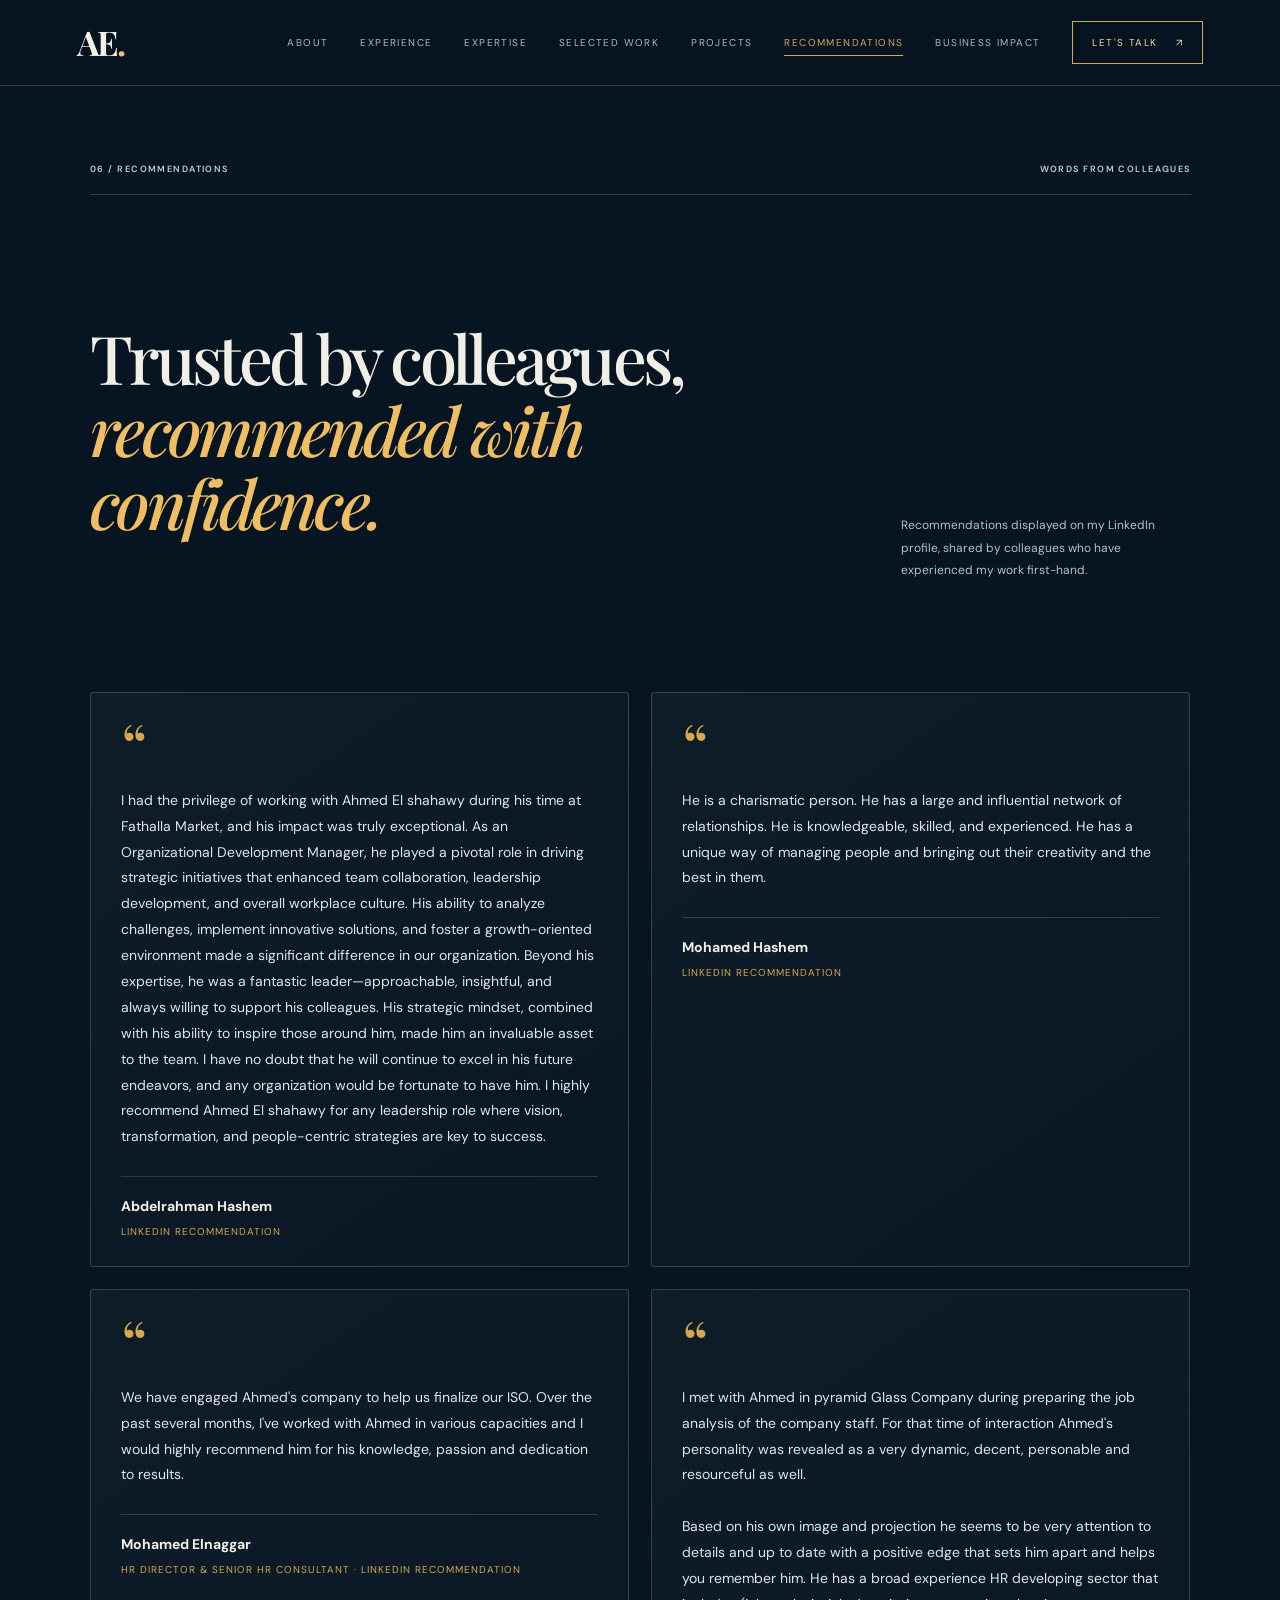
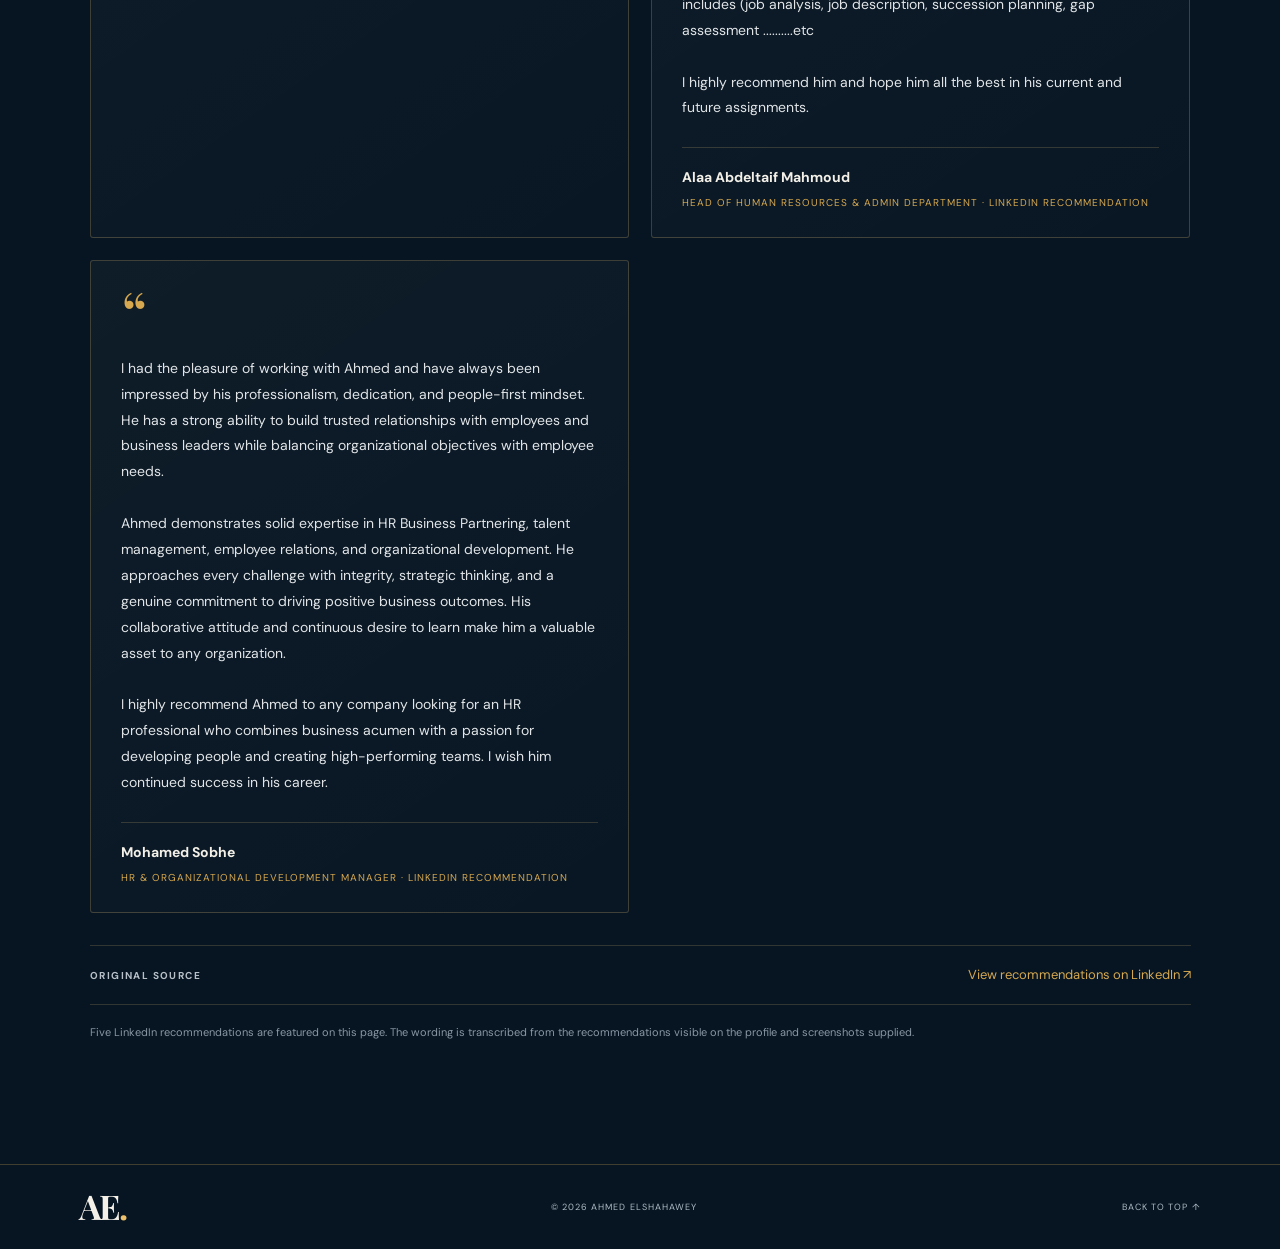
<file: recommendations.html>
<!DOCTYPE html>
<html lang="en"><head>
<meta charset="UTF-8"><meta name="viewport" content="width=device-width, initial-scale=1.0">
<meta name="description" content="Professional recommendations for Ahmed Elshahawey.">
<meta name="theme-color" content="#081a2a">
<title>Recommendations | Ahmed Elshahawey</title>
<link rel="preconnect" href="https://fonts.googleapis.com"><link rel="preconnect" href="https://fonts.gstatic.com" crossorigin>
<link href="https://fonts.googleapis.com/css2?family=DM+Sans:wght@400;500;600;700&family=Playfair+Display:ital,wght@0,500;0,600;0,700;1,500;1,600&display=swap" rel="stylesheet">
<link rel="stylesheet" href="styles.css"></head><body>
<div class="cursor-glow" aria-hidden="true"></div>
<header class="site-header">
<a class="brand" href="index.html" aria-label="Ahmed Elshahawey home">AE<span>.</span></a>
<nav class="nav" id="nav"><a href="about.html">About</a><a href="experience.html">Experience</a><a href="expertise.html">Expertise</a><a href="work.html">Selected Work</a><a href="projects.html">Projects</a><a href="recommendations.html" class="active" aria-current="page">Recommendations</a><a href="impact.html">Business Impact</a><a href="contact.html" class="nav-contact">Let's talk <span>↗</span></a></nav>
<button class="menu-toggle" id="menuToggle" aria-label="Toggle navigation" aria-expanded="false"><span></span><span></span></button>
</header>
<main id="top"><section class="recommendations-page section-wrap">
 <div class="section-label reveal"><span>06 / RECOMMENDATIONS</span><span>WORDS FROM COLLEAGUES</span></div>
 <div class="section-heading-row reveal"><h2>Trusted by colleagues,<br><em>recommended with confidence.</em></h2><p>Recommendations displayed on my LinkedIn profile, shared by colleagues who have experienced my work first-hand.</p></div>
 <div class="recommendations-grid">
  <article class="recommendation-card reveal">
   <div class="recommendation-mark" aria-hidden="true">“</div>
   <blockquote>I had the privilege of working with Ahmed El shahawy during his time at Fathalla Market, and his impact was truly exceptional. As an Organizational Development Manager, he played a pivotal role in driving strategic initiatives that enhanced team collaboration, leadership development, and overall workplace culture. His ability to analyze challenges, implement innovative solutions, and foster a growth-oriented environment made a significant difference in our organization. Beyond his expertise, he was a fantastic leader—approachable, insightful, and always willing to support his colleagues. His strategic mindset, combined with his ability to inspire those around him, made him an invaluable asset to the team. I have no doubt that he will continue to excel in his future endeavors, and any organization would be fortunate to have him. I highly recommend Ahmed El shahawy for any leadership role where vision, transformation, and people-centric strategies are key to success.</blockquote>
   <div class="recommendation-author"><strong>Abdelrahman Hashem</strong><span>LinkedIn recommendation</span></div>
  </article>
  <article class="recommendation-card reveal">
   <div class="recommendation-mark" aria-hidden="true">“</div>
   <blockquote>He is a charismatic person. He has a large and influential network of relationships. He is knowledgeable, skilled, and experienced. He has a unique way of managing people and bringing out their creativity and the best in them.</blockquote>
   <div class="recommendation-author"><strong>Mohamed Hashem</strong><span>LinkedIn recommendation</span></div>
  </article>
  <article class="recommendation-card reveal">
   <div class="recommendation-mark" aria-hidden="true">“</div>
   <blockquote>We have engaged Ahmed's company to help us finalize our ISO. Over the past several months, I've worked with Ahmed in various capacities and I would highly recommend him for his knowledge, passion and dedication to results.</blockquote>
   <div class="recommendation-author"><strong>Mohamed Elnaggar</strong><span>HR Director & Senior HR Consultant · LinkedIn recommendation</span></div>
  </article>
  <article class="recommendation-card reveal">
   <div class="recommendation-mark" aria-hidden="true">“</div>
   <blockquote>I met with Ahmed in pyramid Glass Company during preparing the job analysis of the company staff. For that time of interaction Ahmed's personality was revealed as a very dynamic, decent, personable and resourceful as well.<br><br>Based on his own image and projection he seems to be very attention to details and up to date with a positive edge that sets him apart and helps you remember him. He has a broad experience HR developing sector that includes (job analysis, job description, succession planning, gap assessment ..........etc<br><br>I highly recommend him and hope him all the best in his current and future assignments.</blockquote>
   <div class="recommendation-author"><strong>Alaa Abdeltaif Mahmoud</strong><span>Head of Human Resources & Admin Department · LinkedIn recommendation</span></div>
  </article>
  <article class="recommendation-card reveal">
   <div class="recommendation-mark" aria-hidden="true">“</div>
   <blockquote>I had the pleasure of working with Ahmed and have always been impressed by his professionalism, dedication, and people-first mindset. He has a strong ability to build trusted relationships with employees and business leaders while balancing organizational objectives with employee needs.<br><br>Ahmed demonstrates solid expertise in HR Business Partnering, talent management, employee relations, and organizational development. He approaches every challenge with integrity, strategic thinking, and a genuine commitment to driving positive business outcomes. His collaborative attitude and continuous desire to learn make him a valuable asset to any organization.<br><br>I highly recommend Ahmed to any company looking for an HR professional who combines business acumen with a passion for developing people and creating high-performing teams. I wish him continued success in his career.</blockquote>
   <div class="recommendation-author"><strong>Mohamed Sobhe</strong><span>HR & Organizational Development Manager · LinkedIn recommendation</span></div>
  </article>
 </div>
 <div class="recommendations-source reveal"><span>ORIGINAL SOURCE</span><a href="https://www.linkedin.com/in/ahmedelshahaweytalentmanagement/" target="_blank" rel="noopener">View recommendations on LinkedIn ↗</a></div>
 <p class="recommendations-note">Five LinkedIn recommendations are featured on this page. The wording is transcribed from the recommendations visible on the profile and screenshots supplied.</p>
</section></main>
<footer class="footer"><a class="brand" href="index.html">AE<span>.</span></a><span>© 2026 AHMED ELSHAHAWEY</span><a href="#top">BACK TO TOP ↑</a></footer>
<script src="script.js"></script></body></html>
</file>
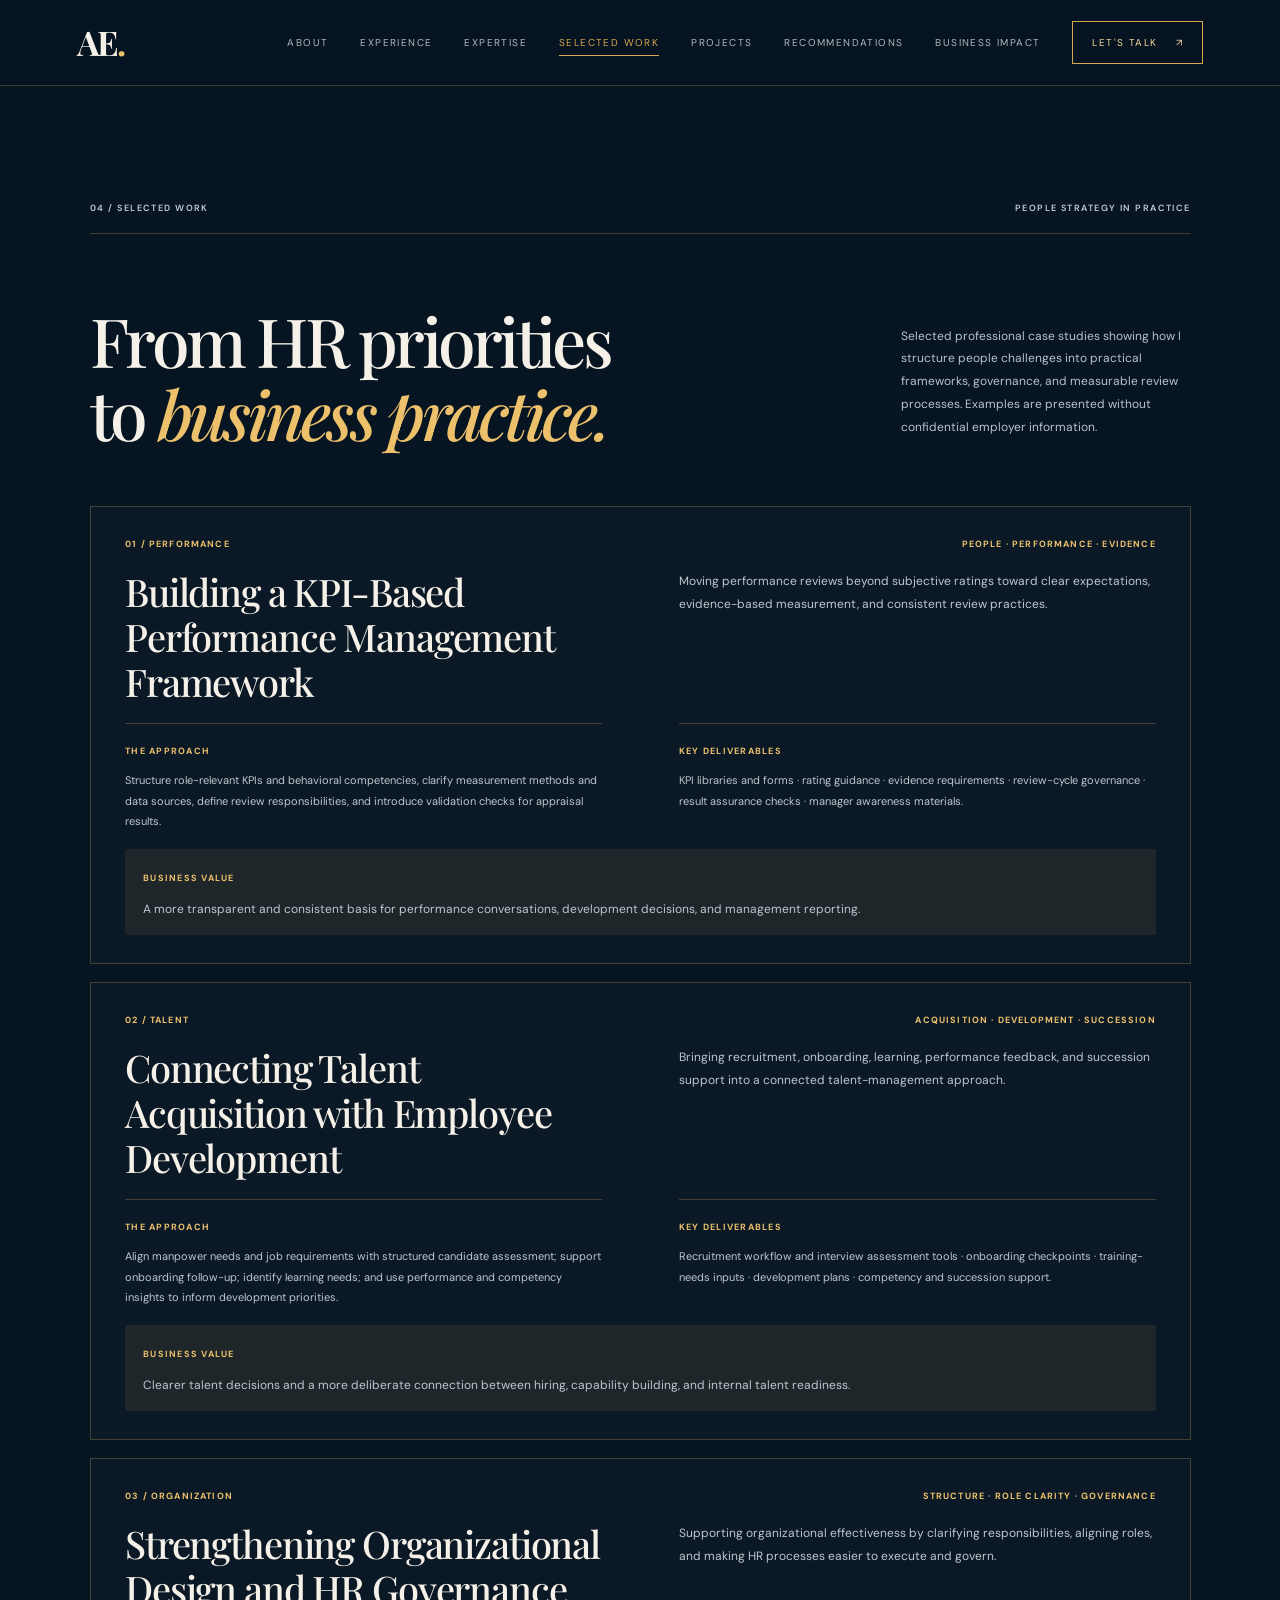
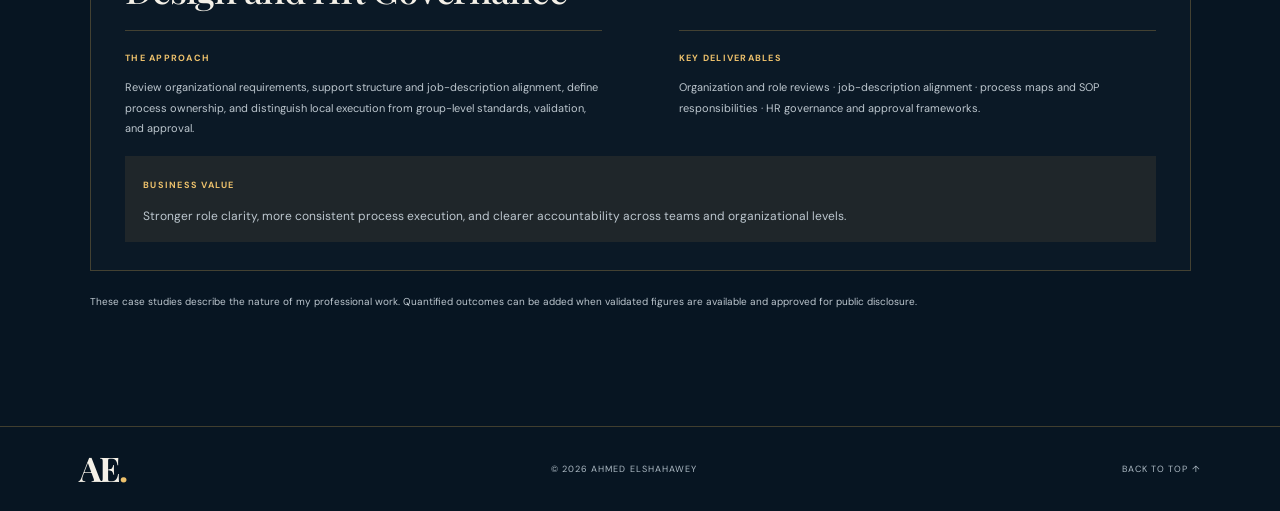
<file: work.html>
<!DOCTYPE html>
<html lang="en"><head>
<meta charset="UTF-8"><meta name="viewport" content="width=device-width, initial-scale=1.0">
<meta name="description" content="Selected people strategy, performance and organizational development case studies."><meta name="theme-color" content="#081a2a">
<title>Selected Work | Ahmed Elshahawey</title>
<link rel="preconnect" href="https://fonts.googleapis.com"><link rel="preconnect" href="https://fonts.gstatic.com" crossorigin>
<link href="https://fonts.googleapis.com/css2?family=DM+Sans:wght@400;500;600;700&family=Playfair+Display:ital,wght@0,500;0,600;0,700;1,500;1,600&display=swap" rel="stylesheet">
<link rel="stylesheet" href="styles.css"></head><body>
<div class="cursor-glow" aria-hidden="true"></div><header class="site-header">
  <a class="brand" href="index.html" aria-label="Ahmed Elshahawey home">AE<span>.</span></a>
  <nav class="nav" id="nav"><a href="about.html">About</a><a href="experience.html">Experience</a><a href="expertise.html">Expertise</a><a href="work.html" class="active" aria-current="page">Selected Work</a><a href="projects.html">Projects</a><a href="recommendations.html">Recommendations</a><a href="impact.html">Business Impact</a><a href="contact.html" class="nav-contact">Let's talk <span>↗</span></a></nav>
  <button class="menu-toggle" id="menuToggle" aria-label="Toggle navigation" aria-expanded="false"><span></span><span></span></button>
 </header>
<main id="top"><section class="work section-wrap" id="work">
      <div class="section-label reveal"><span>04 / SELECTED WORK</span><span>PEOPLE STRATEGY IN PRACTICE</span></div>
      <div class="section-heading-row reveal"><h2>From HR priorities<br>to <em>business practice.</em></h2><p>Selected professional case studies showing how I structure people challenges into practical frameworks, governance, and measurable review processes. Examples are presented without confidential employer information.</p></div>
      <div class="case-grid">
        <article class="case-card reveal">
          <div class="case-top"><span>01 / PERFORMANCE</span><span>PEOPLE · PERFORMANCE · EVIDENCE</span></div>
          <h3>Building a KPI-Based Performance Management Framework</h3>
          <p class="case-lead">Moving performance reviews beyond subjective ratings toward clear expectations, evidence-based measurement, and consistent review practices.</p>
          <div class="case-detail"><span>THE APPROACH</span><p>Structure role-relevant KPIs and behavioral competencies, clarify measurement methods and data sources, define review responsibilities, and introduce validation checks for appraisal results.</p></div>
          <div class="case-detail"><span>KEY DELIVERABLES</span><p>KPI libraries and forms · rating guidance · evidence requirements · review-cycle governance · result assurance checks · manager awareness materials.</p></div>
          <div class="case-value"><span>BUSINESS VALUE</span><p>A more transparent and consistent basis for performance conversations, development decisions, and management reporting.</p></div>
        </article>
        <article class="case-card reveal">
          <div class="case-top"><span>02 / TALENT</span><span>ACQUISITION · DEVELOPMENT · SUCCESSION</span></div>
          <h3>Connecting Talent Acquisition with Employee Development</h3>
          <p class="case-lead">Bringing recruitment, onboarding, learning, performance feedback, and succession support into a connected talent-management approach.</p>
          <div class="case-detail"><span>THE APPROACH</span><p>Align manpower needs and job requirements with structured candidate assessment; support onboarding follow-up; identify learning needs; and use performance and competency insights to inform development priorities.</p></div>
          <div class="case-detail"><span>KEY DELIVERABLES</span><p>Recruitment workflow and interview assessment tools · onboarding checkpoints · training-needs inputs · development plans · competency and succession support.</p></div>
          <div class="case-value"><span>BUSINESS VALUE</span><p>Clearer talent decisions and a more deliberate connection between hiring, capability building, and internal talent readiness.</p></div>
        </article>
        <article class="case-card reveal">
          <div class="case-top"><span>03 / ORGANIZATION</span><span>STRUCTURE · ROLE CLARITY · GOVERNANCE</span></div>
          <h3>Strengthening Organizational Design and HR Governance</h3>
          <p class="case-lead">Supporting organizational effectiveness by clarifying responsibilities, aligning roles, and making HR processes easier to execute and govern.</p>
          <div class="case-detail"><span>THE APPROACH</span><p>Review organizational requirements, support structure and job-description alignment, define process ownership, and distinguish local execution from group-level standards, validation, and approval.</p></div>
          <div class="case-detail"><span>KEY DELIVERABLES</span><p>Organization and role reviews · job-description alignment · process maps and SOP responsibilities · HR governance and approval frameworks.</p></div>
          <div class="case-value"><span>BUSINESS VALUE</span><p>Stronger role clarity, more consistent process execution, and clearer accountability across teams and organizational levels.</p></div>
        </article>
      </div>
      <p class="case-note reveal">These case studies describe the nature of my professional work. Quantified outcomes can be added when validated figures are available and approved for public disclosure.</p>
    </section></main><footer class="footer"><a class="brand" href="index.html">AE<span>.</span></a><span>© 2026 AHMED ELSHAHAWEY</span><a href="#top">BACK TO TOP ↑</a></footer><script src="script.js"></script></body></html>
</file>
<file: styles.css>
*{box-sizing:border-box}html{scroll-behavior:smooth}body{margin:0;background:#f1eee5;color:#202d28;font-family:"DM Sans",sans-serif;font-size:15px;line-height:1.65}a{color:inherit;text-decoration:none}.site-header{height:82px;padding:0 6.2vw;display:flex;align-items:center;justify-content:space-between;border-bottom:1px solid rgba(32,45,40,.16);background:#f1eee5;position:sticky;top:0;z-index:20}.brand{font-family:"Playfair Display",serif;font-size:29px;font-weight:700;letter-spacing:-2px}.brand span{color:#a37b4e}.nav{display:flex;align-items:center;gap:35px;font-size:11px;letter-spacing:.1em;text-transform:uppercase}.nav a{opacity:.75;transition:opacity .25s}.nav a:hover{opacity:1}.nav-contact{border:1px solid #202d28;padding:11px 16px;opacity:1!important}.nav-contact span{margin-left:14px}.menu-toggle{display:none;background:none;border:0}.section-wrap{padding-left:10vw;padding-right:10vw}.hero{background:#202d28;color:#f1eee5;min-height:680px;padding-top:35px;padding-bottom:28px;overflow:hidden}.hero-topline,.hero-bottom,.section-label{display:flex;justify-content:space-between;gap:20px;font-size:9px;letter-spacing:.16em;font-weight:600}.hero-topline{color:#b9b9a9;border-bottom:1px solid #59645c;padding-bottom:18px}.hero-grid{display:grid;grid-template-columns:1.08fr .92fr;align-items:center;gap:4vw;padding:75px 0 65px}.eyebrow{font-size:10px;letter-spacing:.16em;font-weight:600}.eyebrow i{display:inline-block;width:7px;height:7px;background:#c4a57c;border-radius:50%;margin-right:10px}.hero h1,.intro h2,.experience h2,.expertise h2,.work h2,.education h2,.contact h2{font-family:"Playfair Display",serif;font-weight:500;letter-spacing:-.055em;line-height:1.03}.hero h1{font-size:clamp(56px,7.2vw,105px);margin:22px 0 25px}.hero h1 em,.intro h2 em,.experience h2 em,.expertise h2 em,.work h2 em,.education h2 em,.contact h2 em{font-weight:500;color:#c5a77f}.hero-intro{max-width:490px;color:#c7c9bf;font-size:15px;line-height:1.9}.hero-actions{display:flex;align-items:center;gap:28px;margin-top:35px}.button{display:inline-flex;align-items:center;justify-content:space-between;gap:35px;padding:15px 19px;font-size:10px;letter-spacing:.08em;text-transform:uppercase;font-weight:700;transition:transform .25s,background .25s}.button:hover{transform:translateY(-3px)}.button-light{background:#e8e0d0;color:#202d28}.button span{font-size:17px}.text-link{font-size:11px;border-bottom:1px solid #889087;padding-bottom:6px}.text-link span{margin-left:8px}.hero-art{height:420px;position:relative;background:#d7c9b2;overflow:hidden}.art-circle{position:absolute;border-radius:50%;border:1px solid rgba(32,45,40,.5)}.circle-one{width:310px;height:310px;top:40px;left:50%;transform:translateX(-50%)}.circle-two{width:210px;height:210px;top:90px;left:50%;transform:translateX(-50%);background:#a6a88f}.art-arch{position:absolute;width:130px;height:260px;border-radius:100px 100px 0 0;bottom:0;left:50%;transform:translateX(-50%);background:#34483d}.art-line{position:absolute;width:1px;height:100%;background:rgba(32,45,40,.35);left:50%;top:0}.art-caption{position:absolute;bottom:20px;left:22px;right:22px;display:flex;justify-content:space-between;font-size:8px;letter-spacing:.15em;color:#202d28;font-weight:700}.art-index{position:absolute;right:18px;top:18px;font-size:9px;letter-spacing:.12em;color:#202d28}.hero-bottom{color:#b9b9a9;border-top:1px solid #59645c;padding-top:17px}.scroll-note{color:#e2d9c9}.intro{padding-top:120px;padding-bottom:110px}.section-label{color:#8b8c7e;border-bottom:1px solid #d2cec2;padding-bottom:17px}.intro-grid{display:grid;grid-template-columns:1fr 1fr;gap:9vw;padding:75px 0 65px}.intro h2,.experience h2,.expertise h2,.work h2,.education h2{font-size:clamp(42px,5.3vw,69px);margin:0}.intro h2 em,.experience h2 em,.expertise h2 em,.work h2 em,.education h2 em{color:#9d896b}.intro-text{max-width:530px}.large-copy{font-family:"Playfair Display",serif;font-size:25px;line-height:1.4;margin-top:0}.intro-text p:not(.large-copy){color:#666b60;font-size:13px;line-height:1.95}.underlined-link{display:inline-block;margin-top:22px;border-bottom:1px solid #202d28;padding-bottom:7px;font-size:10px;letter-spacing:.12em;text-transform:uppercase;font-weight:700}.underlined-link span{margin-left:20px}.stat-strip{display:grid;grid-template-columns:repeat(4,1fr);border-top:1px solid #c9c5b9;border-bottom:1px solid #c9c5b9;padding:27px 0}.stat-strip div{padding-left:24px;border-left:1px solid #d2cec2}.stat-strip div:first-child{padding-left:0;border:0}.stat-strip strong{display:block;font-family:"Playfair Display",serif;font-size:39px;font-weight:500;line-height:1.2}.stat-strip strong span{color:#9d896b}.stat-strip small{display:block;color:#77796e;font-size:10px;letter-spacing:.08em;text-transform:uppercase;margin-top:6px}.experience{background:#e7e3d8;padding-top:105px;padding-bottom:120px}.section-heading-row{display:flex;justify-content:space-between;align-items:end;gap:35px;padding:70px 0 55px}.section-heading-row>p{max-width:290px;color:#707368;font-size:12px;line-height:1.9}.timeline{border-top:1px solid #c6c3b8}.timeline-item{display:grid;grid-template-columns:220px 1fr;gap:4vw;padding:34px 0;border-bottom:1px solid #c6c3b8}.timeline-date{font-size:9px;letter-spacing:.13em;color:#8a897d;padding-top:6px}.role-org,.work-type{font-size:9px;letter-spacing:.14em;font-weight:700;color:#8c795d;margin:0 0 10px}.role-org span{color:#98988c;font-weight:400}.timeline h3,.expertise-card h3,.work-item h3,.education-entry h3{font-family:"Playfair Display",serif;font-weight:500;letter-spacing:-.02em}.timeline h3{font-size:28px;margin:0 0 13px}.timeline-body p:not(.role-org),.timeline-body li{font-size:12px;color:#696d63;line-height:1.85}.timeline-body ul{padding-left:17px;margin:0;max-width:720px}.timeline-body li{padding:2px 0}.expertise{padding-top:115px;padding-bottom:120px}.expertise h2{padding:70px 0 55px}.expertise-grid{display:grid;grid-template-columns:repeat(3,1fr);border-top:1px solid #cbc7ba;border-left:1px solid #cbc7ba}.expertise-card{min-height:235px;padding:25px 26px;border-right:1px solid #cbc7ba;border-bottom:1px solid #cbc7ba;transition:background .25s}.expertise-card:hover{background:#e6e0d3}.expertise-card>span{font-size:9px;color:#9c886a;letter-spacing:.1em}.expertise-card h3{font-size:25px;line-height:1.2;margin:28px 0 12px}.expertise-card p{font-size:11px;color:#74766b;line-height:1.8;max-width:280px}.work{background:#202d28;color:#f1eee5;padding-top:110px;padding-bottom:120px}.work .section-label{color:#b1b5a8;border-color:#59645c}.work .section-heading-row{align-items:end}.work .section-heading-row>p{color:#b9bdb2}.work h2 em{color:#c5a77f}.work-list{border-top:1px solid #59645c}.work-item{display:grid;grid-template-columns:55px 1fr 30px;gap:22px;align-items:start;padding:28px 0;border-bottom:1px solid #59645c;transition:padding .25s}.work-item:hover{padding-left:10px;padding-right:10px}.work-number{font-family:"Playfair Display",serif;color:#c5a77f;font-size:19px}.work-type{color:#c5a77f;margin-bottom:5px}.work-item h3{font-size:28px;margin:0 0 5px}.work-item p:last-child{color:#b9bdb2;font-size:12px;margin:0;max-width:700px}.work-arrow{font-size:20px;color:#c5a77f}.education{padding-top:110px;padding-bottom:115px}.education-grid{display:grid;grid-template-columns:1fr 1fr;gap:9vw;padding-top:70px}.education-entry{display:grid;grid-template-columns:65px 1fr;gap:15px;border-top:1px solid #cbc7ba;padding:20px 0;margin-top:27px}.education-entry>span{font-size:10px;color:#9c886a}.education-entry h3{font-size:20px;margin:0}.education-entry p{font-size:11px;color:#77796e;margin:5px 0}.training-list{padding:0;list-style:none;border-top:1px solid #cbc7ba;margin-top:22px}.training-list li{padding:13px 0;border-bottom:1px solid #cbc7ba;font-size:11px;color:#676c61}.language-note{font-size:11px;color:#77796e;margin-top:25px}.language-note strong{color:#202d28;margin-right:10px}.contact{background:#a6a88f;padding-top:100px;padding-bottom:25px}.contact-inner{max-width:850px;margin:0 auto;padding:30px 0 85px}.contact .eyebrow{color:#39483d}.contact h2{font-size:clamp(58px,8vw,100px);margin:28px 0}.contact h2 em{color:#f1eee5}.contact-copy{max-width:430px;color:#3f4b40;font-size:13px;line-height:1.9;margin-bottom:30px}.contact-meta{border-top:1px solid rgba(32,45,40,.35);padding-top:18px;display:flex;justify-content:space-between;gap:20px;font-size:9px;letter-spacing:.12em;font-weight:700}.footer{height:85px;padding:0 6.2vw;display:flex;align-items:center;justify-content:space-between;font-size:9px;letter-spacing:.12em;color:#77796e}.footer .brand{color:#202d28}.cursor-glow{display:none}.reveal{opacity:0;transform:translateY(22px);transition:opacity .7s ease,transform .7s ease}.reveal.visible{opacity:1;transform:translateY(0)}
@media(max-width:800px){.section-wrap{padding-left:7vw;padding-right:7vw}.site-header{height:70px;padding:0 7vw}.nav{display:none;position:absolute;top:70px;left:0;right:0;background:#f1eee5;padding:25px 7vw;flex-direction:column;align-items:flex-start;gap:20px;border-bottom:1px solid #d2cec2}.nav.open{display:flex}.menu-toggle{display:flex;flex-direction:column;gap:6px;padding:10px}.menu-toggle span{width:23px;height:1px;background:#202d28}.hero{min-height:auto}.hero-grid{grid-template-columns:1fr;padding:60px 0 45px}.hero h1{font-size:clamp(55px,13vw,85px)}.hero-art{height:330px;max-width:520px}.hero-topline,.hero-bottom{font-size:8px}.intro,.expertise,.education{padding-top:80px;padding-bottom:80px}.intro-grid,.education-grid{grid-template-columns:1fr;gap:35px;padding:50px 0}.stat-strip{grid-template-columns:repeat(2,1fr);row-gap:25px}.stat-strip div:nth-child(3){padding-left:0;border-left:0}.experience,.work{padding-top:80px;padding-bottom:85px}.section-heading-row{display:block;padding:50px 0 35px}.section-heading-row>p{margin-top:22px}.timeline-item{grid-template-columns:1fr;gap:10px;padding:25px 0}.timeline-date{font-size:8px}.expertise h2{padding:50px 0 35px}.expertise-grid{grid-template-columns:1fr 1fr}.expertise-card{min-height:210px;padding:20px}.expertise-card h3{font-size:21px}.work-item{grid-template-columns:32px 1fr 20px;gap:12px}.work-item h3{font-size:23px}.contact{padding-top:75px}.contact-inner{padding-bottom:60px}.contact-meta{flex-wrap:wrap}.footer{padding:0 7vw}}
@media(max-width:480px){.hero-topline span:last-child{display:none}.hero-bottom .scroll-note{display:none}.hero-actions{gap:18px;flex-wrap:wrap}.expertise-grid{grid-template-columns:1fr}.expertise-card{min-height:180px}.stat-strip strong{font-size:33px}.contact h2{font-size:58px}.footer{font-size:8px}}
@media(prefers-reduced-motion:reduce){html{scroll-behavior:auto}.reveal{opacity:1;transform:none;transition:none}*{transition:none!important}}


/* Case studies — phase 2 */
.case-grid{display:grid;grid-template-columns:1fr;gap:18px}
.case-card{border:1px solid #59645c;padding:30px 34px 28px;display:grid;grid-template-columns:1fr 1fr;column-gap:6vw;row-gap:18px;transition:background .25s,border-color .25s}
.case-card:hover{background:#263a32;border-color:#8b927e}
.case-top{grid-column:1/-1;display:flex;justify-content:space-between;gap:18px;color:#c5a77f;font-size:9px;letter-spacing:.13em;font-weight:700}
.case-card h3{font-family:"Playfair Display",serif;font-weight:500;font-size:clamp(27px,3vw,38px);line-height:1.18;letter-spacing:-.03em;margin:0;max-width:560px}
.case-lead{font-size:12px;line-height:1.9;color:#c3c8bd;margin:0;max-width:540px}
.case-detail{border-top:1px solid #59645c;padding-top:13px}
.case-detail>span,.case-value>span{font-size:9px;letter-spacing:.14em;color:#c5a77f;font-weight:700}
.case-detail p,.case-value p{font-size:11px;line-height:1.85;color:#b9bdb2;margin:8px 0 0}
.case-value{grid-column:1/-1;background:rgba(197,167,127,.08);padding:15px 18px}
.case-value p{font-size:12px;color:#e1e2d8}
.case-note{font-size:10px;line-height:1.8;color:#aeb5a9;margin:22px 0 0}
@media(max-width:800px){.case-card{grid-template-columns:1fr;padding:24px 20px;row-gap:15px}.case-top{flex-direction:column;gap:5px}.case-value{grid-column:auto}}

/* Business impact section — phase 3 */
.impact{padding-top:110px;padding-bottom:120px;background:#e7e3d8}
.impact .section-label{border-color:#c6c3b8}
.impact .section-heading-row{padding-bottom:45px}
.impact-grid{display:grid;grid-template-columns:repeat(2,1fr);border-top:1px solid #c6c3b8;border-left:1px solid #c6c3b8}
.impact-card{padding:28px 30px 30px;border-right:1px solid #c6c3b8;border-bottom:1px solid #c6c3b8;min-height:270px}
.impact-index{font-size:9px;letter-spacing:.14em;color:#9c886a;font-weight:700}
.impact-card h3{font-family:"Playfair Display",serif;font-weight:500;font-size:29px;letter-spacing:-.025em;margin:24px 0 10px}
.impact-card>p{font-size:12px;line-height:1.9;color:#6f7268;max-width:480px;margin:0 0 22px}
.impact-measures{display:flex;flex-wrap:wrap;gap:7px}
.impact-measures span{border:1px solid #c3beaf;padding:6px 9px;font-size:8px;letter-spacing:.08em;color:#555f53}
.impact-principle{margin-top:24px;padding:22px 25px;background:#202d28;color:#f1eee5}
.impact-principle>span{font-size:9px;letter-spacing:.14em;color:#c5a77f;font-weight:700}
.impact-principle p{font-family:"Playfair Display",serif;font-size:21px;line-height:1.5;max-width:850px;margin:12px 0 0}
@media(max-width:800px){.impact{padding-top:80px;padding-bottom:85px}.impact-grid{grid-template-columns:1fr}.impact-card{min-height:0;padding:24px 20px}.impact-principle{padding:20px}.impact-principle p{font-size:18px}.nav{max-height:calc(100vh - 70px);overflow:auto}}

.hero-portrait{height:420px;max-width:468px;justify-self:end;width:100%;overflow:visible;background:transparent;position:relative}
.hero-portrait img{display:block;width:100%;height:100%;object-fit:contain;object-position:center bottom;filter:drop-shadow(0 16px 24px rgba(0,0,0,.2))}
.hero-portrait:after{display:none}
@media(max-width:800px){.hero-portrait{height:360px;max-width:520px;justify-self:start}}
@media(max-width:480px){.hero-portrait{height:310px}}


/* Single source of truth for the hero portrait layout */
.hero-portrait {
  display: block;
  position: relative;
  width: 100%;
  max-width: 560px;
  height: auto;
  min-height: 0;
  align-self: end;
  justify-self: center;
  overflow: visible;
  background: transparent;
  opacity: 1;
  visibility: visible;
  transform: none;
  z-index: 2;
}
.hero-portrait img {
  display: block;
  width: 100%;
  height: auto;
  max-height: 680px;
  object-fit: contain;
  object-position: center bottom;
  filter: drop-shadow(0 16px 24px rgba(0,0,0,.24));
}
@media (min-width: 901px) {
  .hero {
    min-height: 760px;
    height: auto;
    max-height: none;
    overflow: hidden;
    display: flex;
    flex-direction: column;
    position: relative;
  }
  .hero-grid {
    display: grid;
    grid-template-columns: minmax(0, 1.15fr) minmax(300px, .85fr);
    align-items: end;
    gap: 2vw;
    flex: 1;
    min-height: 0;
    padding: clamp(48px, 5vw, 76px) 0 22px;
    position: relative;
  }
  .hero-copy {
    position: relative;
    z-index: 3;
    width: 100%;
    min-width: 0;
    align-self: center;
  }
  .hero h1 {
    font-size: clamp(43px, 5.1vw, 76px);
    line-height: 1.01;
    max-width: 100%;
  }
  .hero h1 .hero-line { display: block; white-space: nowrap; }
  .hero-portrait {
    grid-column: 2;
    grid-row: 1;
    width: min(100%, 500px);
    max-width: 500px;
    max-height: 660px;
    justify-self: end;
    align-self: end;
  }
  .hero-portrait img {
    width: 100%;
    height: auto;
    max-height: 660px;
    object-fit: contain;
    object-position: center bottom;
  }
}
@media (min-width: 901px) and (max-width: 1150px) {
  .hero-grid { grid-template-columns: minmax(0, 1.1fr) minmax(260px, .9fr); gap: 1vw; }
  .hero h1 { font-size: clamp(40px, 4.8vw, 58px); }
  .hero-portrait { max-width: 420px; }
}
@media (max-width: 900px) {
  .hero {
    height: auto;
    min-height: 0;
    max-height: none;
    aspect-ratio: auto;
    overflow: hidden;
  }
  .hero-grid {
    display: flex;
    flex-direction: column;
    align-items: stretch;
    gap: 26px;
    padding: 48px 0 30px;
  }
  .hero-copy { order: 1; width: 100%; position: relative; z-index: 2; }
  .hero h1 { font-size: clamp(38px, 8vw, 64px); line-height: 1.02; }
  .hero h1 .hero-line { white-space: normal; }
  .hero-portrait {
    order: 2;
    width: min(100%, 480px);
    max-width: 480px;
    max-height: none;
    align-self: center;
  }
  .hero-portrait img { width: 100%; height: auto; max-height: none; }
}
@media (max-width: 480px) {
  .hero-topline span:last-child { display: none; }
  .hero h1 { font-size: clamp(34px, 9vw, 44px); }
  .hero-actions { flex-wrap: wrap; }
}
@media (prefers-reduced-motion: reduce) {
  .hero-portrait { opacity: 1; transform: none; }
}


/* Approved original portrait: final override, no fixed-height cropping */
.hero-portrait {
  display: block !important;
  position: relative;
  width: min(100%, 500px) !important;
  height: auto !important;
  max-width: 500px !important;
  max-height: none !important;
  min-height: 0 !important;
  overflow: visible !important;
  opacity: 1 !important;
  visibility: visible !important;
  transform: none !important;
  align-self: end;
  justify-self: end;
  background: transparent !important;
  z-index: 2;
}
.hero-portrait img {
  display: block !important;
  width: 100% !important;
  height: auto !important;
  max-width: 100%;
  max-height: 680px !important;
  object-fit: contain !important;
  object-position: center bottom !important;
  filter: drop-shadow(0 16px 24px rgba(0,0,0,.2));
}
@media (max-width: 800px) {
  .hero-grid { grid-template-columns: 1fr !important; gap: 28px !important; }
  .hero-portrait {
    width: min(100%, 460px) !important;
    max-width: 460px !important;
    justify-self: center !important;
    align-self: center;
  }
  .hero-portrait img { max-height: none !important; }
}


/* =========================================================
   DARK NAVY + GOLD DESIGN SYSTEM — unified visual pass
   ========================================================= */
:root{
  --navy-950:#071522;
  --navy-900:#0b1b2b;
  --navy-850:#102438;
  --navy-800:#142b40;
  --navy-700:#1b3850;
  --gold-500:#d6a84f;
  --gold-400:#edc16c;
  --gold-300:#f3d89e;
  --ivory:#f5f1e8;
  --muted:#b7c0c8;
  --line:rgba(213,168,79,.28);
}
html{background:var(--navy-950);scroll-padding-top:90px}
body{background:var(--navy-950);color:var(--ivory);font-size:15px;line-height:1.7}
.site-header{
  height:86px;padding:0 clamp(28px,6vw,92px);
  background:rgba(7,21,34,.97);color:var(--ivory);
  border-bottom:1px solid var(--line);backdrop-filter:blur(14px)
}
.brand{color:var(--ivory);font-size:34px}
.brand span{color:var(--gold-400)}
.nav{gap:clamp(16px,2.5vw,38px);font-size:10px;letter-spacing:.14em}
.nav a{color:#d8dce0;opacity:.82}
.nav a:hover{color:var(--gold-300);opacity:1}
.nav-contact{border:1px solid var(--gold-500);padding:12px 19px;color:var(--gold-300)!important}
.nav-contact:hover{background:var(--gold-500);color:var(--navy-950)!important}
.menu-toggle span{background:var(--ivory)}
.section-wrap{padding-left:clamp(28px,7vw,112px);padding-right:clamp(28px,7vw,112px)}
.hero{
  position:relative;isolation:isolate;overflow:hidden;
  min-height:810px;padding-top:38px;padding-bottom:30px;
  background:
    radial-gradient(ellipse at 82% 48%,rgba(36,67,89,.58) 0%,rgba(17,42,62,.18) 32%,transparent 57%),
    linear-gradient(118deg,var(--navy-900) 0%,var(--navy-950) 100%);
}
.hero:before,.hero:after{content:"";position:absolute;pointer-events:none;z-index:-1;border-radius:50%}
.hero:before{
  width:min(74vw,980px);aspect-ratio:1;right:-18%;top:9%;
  border:1px solid rgba(214,168,79,.68);
  box-shadow:0 0 0 58px rgba(214,168,79,.035),0 0 0 118px rgba(214,168,79,.025);
}
.hero:after{
  width:min(52vw,680px);aspect-ratio:1;right:-2%;bottom:-62%;
  background:linear-gradient(145deg,rgba(31,63,83,.78),rgba(10,26,41,.12));
  border:1px solid rgba(214,168,79,.18);
}
.hero-topline,.hero-bottom{position:relative;z-index:2;color:#d0d5d8;border-color:rgba(232,202,144,.32)}
.hero-topline{padding-bottom:21px;font-size:10px}
.hero-grid{
  position:relative;z-index:1;grid-template-columns:minmax(0,1.12fr) minmax(330px,.88fr);
  align-items:center;gap:clamp(20px,3vw,54px);padding:clamp(70px,8vw,118px) 0 64px
}
.hero-copy{position:relative;z-index:3;max-width:780px}
.eyebrow{color:var(--gold-300);font-size:10px;letter-spacing:.19em}
.eyebrow i{background:var(--gold-400);width:8px;height:8px}
.hero h1{font-size:clamp(52px,6.3vw,92px);line-height:1.02;letter-spacing:-.06em;margin:28px 0 25px}
.hero h1 em{color:var(--gold-400)}
.hero-intro{max-width:600px;color:#d2d9df;font-size:16px;line-height:1.85}
.hero-actions{gap:22px;margin-top:34px}
.button{padding:16px 22px;font-size:10px;letter-spacing:.1em}
.button-light{background:var(--gold-400);color:var(--navy-950);border:1px solid var(--gold-400)}
.button-light:hover{background:var(--gold-300)}
.button-outline{border:1px solid rgba(245,241,232,.7);color:var(--ivory);background:rgba(255,255,255,.025)}
.button-outline:hover{border-color:var(--gold-400);color:var(--gold-300)}
.hero-proof{
  display:grid;grid-template-columns:repeat(3,minmax(0,1fr));gap:0;
  max-width:660px;margin-top:68px;border-top:1px solid rgba(214,168,79,.28);
  padding-top:22px
}
.hero-proof>div{display:flex;align-items:center;gap:13px;min-width:0;padding:0 18px;border-right:1px solid rgba(214,168,79,.25)}
.hero-proof>div:first-child{padding-left:0}
.hero-proof>div:last-child{border-right:0;padding-right:0}
.proof-icon{width:38px;height:38px;flex:0 0 38px;display:grid;place-items:center;color:var(--gold-400)}
.proof-icon svg,.expertise-icon svg{width:29px;height:29px;fill:none;stroke:currentColor;stroke-width:1.55;stroke-linecap:round;stroke-linejoin:round}
.hero-proof strong{display:block;color:var(--ivory);font-size:11px;line-height:1.4;font-weight:600}
.hero-proof small{display:block;color:#aebbc5;font-size:10px;line-height:1.5;margin-top:4px}
.hero-portrait{
  width:min(100%,540px)!important;max-width:540px!important;
  justify-self:end;align-self:end;position:relative;z-index:2;
  margin:0 -1.5vw -30px 0
}
.hero-portrait:before{
  content:"";position:absolute;z-index:-1;width:92%;aspect-ratio:1;border-radius:50%;
  right:-5%;top:10%;border:1px solid rgba(214,168,79,.72);
  box-shadow:0 0 0 42px rgba(214,168,79,.045),0 0 0 86px rgba(214,168,79,.025)
}
.hero-portrait img{
  width:100%!important;height:auto!important;max-height:700px!important;
  object-fit:contain!important;object-position:center bottom!important;
  filter:drop-shadow(0 22px 36px rgba(0,0,0,.34))
}
.hero-bottom{padding-top:18px;font-size:9px;letter-spacing:.16em}
.scroll-note{color:var(--gold-300)}
/* Consistent dark surfaces and gold details throughout the portfolio */
.intro,.expertise,.education{background:var(--navy-900);color:var(--ivory)}
.experience,.impact{background:var(--navy-850);color:var(--ivory)}
.work{background:var(--navy-950);color:var(--ivory)}
.contact{background:linear-gradient(120deg,#142b40,#0b1b2b);color:var(--ivory)}
.section-label{color:#c4cdd4;border-color:var(--line)}
.section-heading-row>p,.intro-text p:not(.large-copy),.timeline-body p:not(.role-org),.timeline-body li,
.expertise-card p,.impact-card>p,.education-entry p,.training-list li,.language-note{
  color:var(--muted)
}
.intro h2 em,.experience h2 em,.expertise h2 em,.work h2 em,.education h2 em,.contact h2 em{color:var(--gold-400)}
.large-copy{color:#e8e3d9}
.stat-strip,.timeline,.expertise-grid,.impact-grid,.education-entry,.training-list{border-color:var(--line)}
.stat-strip div{border-color:var(--line)}
.stat-strip strong{color:var(--ivory)}
.stat-strip strong span,.stat-strip small,.timeline-date,.role-org,.work-type,.education-entry>span{color:var(--gold-400)}
.experience .section-heading-row>p,.work .section-heading-row>p{color:#b7c2cb}
.timeline-item{border-color:var(--line)}
.timeline h3,.expertise-card h3,.work-item h3,.education-entry h3,.impact-card h3{color:var(--ivory)}
.role-org span{color:#9daebb}
.expertise-grid,.impact-grid{border-top-color:var(--line);border-left-color:var(--line)}
.expertise-card,.impact-card{border-right-color:var(--line);border-bottom-color:var(--line);background:rgba(255,255,255,.018)}
.expertise-card:hover{background:rgba(214,168,79,.075)}
.expertise-card>span:not(.expertise-icon){color:var(--gold-400)}
.expertise-icon{display:grid;place-items:center;width:42px;height:42px;color:var(--gold-400);margin-bottom:23px}
.expertise-icon svg{width:31px;height:31px}
.expertise-card h3{margin:0 0 12px;font-size:24px}
.work .section-label{color:#c5cdd3;border-color:var(--line)}
.case-card{border-color:var(--line);background:rgba(255,255,255,.018)}
.case-card:hover{background:rgba(214,168,79,.055);border-color:rgba(214,168,79,.65)}
.case-top,.case-detail>span,.case-value>span,.impact-index,.impact-principle>span{color:var(--gold-400)}
.case-lead,.case-detail p,.case-value p,.case-note{color:#bdc7cf}
.case-detail{border-color:var(--line)}
.case-value{background:rgba(214,168,79,.09)}
.impact .section-label{border-color:var(--line)}
.impact-measures span{border-color:rgba(214,168,79,.34);color:#e2d0a8;background:rgba(214,168,79,.045)}
.impact-principle{background:linear-gradient(110deg,#1a3850,#0b1b2b);border:1px solid var(--line)}
.impact-principle p{color:var(--ivory)}
.underlined-link{border-color:var(--gold-400);color:var(--gold-300)}
.training-list li{border-color:var(--line)}
.language-note strong{color:var(--gold-300)}
.contact .eyebrow{color:var(--gold-300)}
.contact-copy{color:#c4cdd4}
.contact-meta{border-color:var(--line);color:#d4dbe0}
.contact-meta a:hover,.footer a:hover{color:var(--gold-300)}
.footer{background:var(--navy-950);color:#aebbc5;border-top:1px solid var(--line)}
.footer .brand{color:var(--ivory)}
/* spacing rhythm */
.intro{padding-top:clamp(82px,9vw,128px);padding-bottom:clamp(82px,9vw,118px)}
.experience,.work,.impact{padding-top:clamp(82px,9vw,118px);padding-bottom:clamp(86px,9vw,122px)}
.expertise,.education{padding-top:clamp(82px,9vw,118px);padding-bottom:clamp(86px,9vw,122px)}
.intro-grid,.education-grid{gap:clamp(38px,8vw,120px)}
.section-heading-row{gap:clamp(28px,5vw,70px)}
/* mobile balance */
@media(max-width:900px){
 .hero{min-height:0;padding-top:28px}
 .hero-grid{grid-template-columns:1fr;gap:34px;padding:58px 0 38px}
 .hero-copy{max-width:100%}
 .hero h1{font-size:clamp(48px,9vw,76px)}
 .hero-portrait{width:min(100%,470px)!important;max-width:470px!important;margin:0 auto -18px!important;align-self:center}
 .hero-portrait img{max-height:none!important}
 .hero:before{width:100vw;right:-32%;top:35%}
 .hero:after{width:80vw;right:-20%;bottom:-25%}
 .hero-proof{max-width:100%;margin-top:42px}
 .nav{background:var(--navy-900);border-color:var(--line)}
 .nav a{color:var(--ivory)}
 .menu-toggle span{background:var(--ivory)}
}
@media(max-width:560px){
 .hero-proof{grid-template-columns:1fr;gap:15px}
 .hero-proof>div,.hero-proof>div:first-child,.hero-proof>div:last-child{padding:0;border:0}
 .hero-proof>div{border-bottom:1px solid rgba(214,168,79,.2);padding-bottom:13px}
 .hero-proof>div:last-child{border-bottom:0;padding-bottom:0}
 .hero-topline{font-size:8px;letter-spacing:.1em}
 .hero h1{font-size:clamp(42px,10vw,58px)}
 .hero-intro{font-size:14px}
 .hero-actions{gap:12px}
 .button{gap:18px;padding:14px 16px}
 .contact-meta{font-size:8px}
}
/* avoid reveal animation hiding the main hero content */
.hero .hero-topline,.hero .hero-copy{opacity:1;transform:none}


/* HERO refinement — clear text/photo separation and aligned content */
.hero-grid{
  grid-template-columns:minmax(0,1.02fr) minmax(320px,.98fr);
  column-gap:clamp(42px,6vw,96px);
  align-items:center;
}
.hero-copy{
  width:100%;
  max-width:680px;
  min-width:0;
  justify-self:start;
}
.hero h1{
  max-width:100%;
  font-size:clamp(46px,5.35vw,78px);
  line-height:1.045;
  letter-spacing:-.058em;
  margin:24px 0 22px;
}
.hero h1 .hero-line{display:block}
.hero-intro{
  max-width:560px;
  margin-right:24px;
  font-size:15px;
  line-height:1.8;
}
.hero-actions{margin-top:30px;gap:22px}
.hero-proof{
  width:100%;
  max-width:630px;
  margin-top:52px;
}
.hero-proof>div{gap:10px;padding-left:14px;padding-right:14px}
.hero-proof strong{font-size:10px}
.hero-proof small{font-size:9px}
.hero-portrait{
  width:min(100%,490px)!important;
  max-width:490px!important;
  justify-self:end;
  margin:0 -0.5vw -24px 0;
}
@media(min-width:901px){
  .hero-grid{grid-template-columns:minmax(0,1.04fr) minmax(320px,.96fr)}
  .hero-copy{max-width:660px}
  .hero h1{font-size:clamp(46px,5.15vw,74px)}
}
@media(min-width:901px) and (max-width:1180px){
  .hero-grid{column-gap:38px;grid-template-columns:minmax(0,1.05fr) minmax(285px,.95fr)}
  .hero h1{font-size:clamp(43px,4.9vw,58px)}
  .hero-proof{margin-top:38px}
}
@media(max-width:900px){
  .hero-grid{gap:34px;padding-top:52px;padding-bottom:34px}
  .hero-copy{max-width:700px}
  .hero h1{font-size:clamp(42px,7.2vw,62px);line-height:1.05}
  .hero-intro{max-width:620px;margin-right:0}
  .hero-proof{margin-top:38px}
  .hero-portrait{margin:0 auto -16px!important}
}
@media(max-width:560px){
  .hero h1{font-size:clamp(37px,9.1vw,49px);line-height:1.07}
  .hero-intro{font-size:13px}
  .hero-actions{margin-top:24px}
}


/* Seamless portrait-to-background blend: soften the lower image edge */
.hero-portrait{
  position:relative;
  isolation:isolate;
}
.hero-portrait img{
  -webkit-mask-image:linear-gradient(
    to bottom,
    #000 0%,
    #000 62%,
    rgba(0,0,0,.94) 73%,
    rgba(0,0,0,.68) 84%,
    rgba(0,0,0,.28) 94%,
    transparent 100%
  )!important;
  mask-image:linear-gradient(
    to bottom,
    #000 0%,
    #000 76%,
    rgba(0,0,0,.92) 83%,
    rgba(0,0,0,.55) 91%,
    transparent 100%
  )!important;
  filter:drop-shadow(0 18px 30px rgba(0,0,0,.22))!important;
}
.hero-portrait:after{
  content:"";
  display:block!important;
  position:absolute;
  z-index:3;
  left:-2%;
  right:-2%;
  bottom:-1px;
  height:28%;
  pointer-events:none;
  background:linear-gradient(
    to bottom,
    rgba(7,21,34,0) 0%,
    rgba(7,21,34,.22) 48%,
    rgba(7,21,34,.78) 100%
  );
}
@media(max-width:900px){
  .hero-portrait img{
    -webkit-mask-image:linear-gradient(to bottom,#000 0%,#000 70%,rgba(0,0,0,.85) 82%,rgba(0,0,0,.35) 94%,transparent 100%)!important;
    mask-image:linear-gradient(to bottom,#000 0%,#000 84%,rgba(0,0,0,.7) 94%,transparent 100%)!important;
  }
  .hero-portrait:after{height:20%}
}


/* FINAL HERO CLEANUP — simplify geometry, improve hierarchy, prevent collisions */
.site-header{
  position:relative!important;
  top:auto!important;
  z-index:20;
  min-height:86px;
}
html{scroll-padding-top:18px}

/* Remove competing oversized background rings; retain one controlled accent */
.hero:before{opacity:.24!important;transform:scale(.88)!important}
.hero:after{opacity:.18!important;transform:scale(.84)!important}
.hero-portrait:before{
  width:88%!important;
  border:1px solid rgba(225,177,88,.38)!important;
  box-shadow:0 0 0 26px rgba(225,177,88,.035),0 0 0 52px rgba(225,177,88,.025)!important;
}
.hero-grid{
  grid-template-columns:minmax(0,1.08fr) minmax(340px,.92fr)!important;
  gap:clamp(52px,6vw,88px)!important;
  align-items:center!important;
  padding-top:66px!important;
  padding-bottom:48px!important;
}
.hero-copy{
  max-width:650px!important;
  min-width:0;
  z-index:4!important;
}
.hero h1{
  max-width:650px!important;
  font-size:clamp(48px,5.1vw,72px)!important;
  line-height:1.06!important;
  letter-spacing:-.055em!important;
  margin:24px 0 24px!important;
}
.hero h1 .hero-line{white-space:normal!important}
.hero-intro{
  max-width:540px!important;
  font-size:16px!important;
  line-height:1.85!important;
}
.hero-actions{margin-top:30px!important;gap:20px!important}
.hero-proof{
  max-width:630px!important;
  margin-top:46px!important;
  gap:0!important;
}
.hero-proof>div{padding:0 14px!important;gap:12px!important}
.hero-proof strong{font-size:11px!important}
.hero-proof small{font-size:10px!important}
.hero-portrait{
  width:min(100%,455px)!important;
  max-width:455px!important;
  height:auto!important;
  aspect-ratio:760/977;
  justify-self:end!important;
  align-self:end!important;
  margin:0!important;
  overflow:visible!important;
}
.hero-portrait img{
  width:100%!important;
  height:100%!important;
  max-height:none!important;
  object-fit:contain!important;
  object-position:center bottom!important;
  /* Keep the face and shoulders crisp; feather only the silhouette edges and lower cut */
  -webkit-mask-image:
    linear-gradient(to bottom,#000 0%,#000 68%,rgba(0,0,0,.88) 82%,rgba(0,0,0,.38) 94%,transparent 100%),
    linear-gradient(to right,transparent 0%,#000 7%,#000 93%,transparent 100%)!important;
  mask-image:
    linear-gradient(to bottom,#000 0%,#000 68%,rgba(0,0,0,.88) 82%,rgba(0,0,0,.38) 94%,transparent 100%),
    linear-gradient(to right,transparent 0%,#000 7%,#000 93%,transparent 100%)!important;
  -webkit-mask-composite:source-in;
  mask-composite:intersect;
  filter:drop-shadow(0 14px 26px rgba(0,0,0,.2))!important;
}
.hero-portrait:after{height:30%!important;opacity:.72}
.hero-topline{font-size:10px!important;letter-spacing:.15em!important}
.hero-bottom{font-size:10px!important}

/* Keep desktop composition balanced at common laptop widths */
@media(min-width:801px) and (max-width:1100px){
  .hero-grid{grid-template-columns:minmax(0,1.05fr) minmax(285px,.95fr)!important;gap:34px!important}
  .hero h1{font-size:clamp(44px,5vw,58px)!important}
  .hero-portrait{max-width:390px!important}
  .hero-intro{font-size:15px!important}
  .hero-proof{margin-top:34px!important}
  .hero-proof>div{padding:0 9px!important;gap:8px!important}
  .hero-proof strong{font-size:10px!important}
  .hero-proof small{font-size:9px!important}
}
@media(max-width:800px){
  .site-header{position:relative!important;min-height:70px}
  .hero-grid{grid-template-columns:1fr!important;gap:30px!important;padding:48px 0 32px!important}
  .hero-copy{max-width:100%!important}
  .hero h1{font-size:clamp(42px,8vw,62px)!important;line-height:1.07!important}
  .hero-intro{max-width:620px!important;font-size:15px!important}
  .hero-portrait{width:min(100%,420px)!important;max-width:420px!important;margin:0 auto!important;justify-self:center!important}
  .hero-proof{margin-top:34px!important}
  .hero-portrait:after{height:22%!important}
}
@media(max-width:480px){
  .hero h1{font-size:clamp(36px,9vw,46px)!important}
  .hero-intro{font-size:14px!important}
  .hero-topline{font-size:8px!important}
  .hero-proof strong{font-size:11px!important}
  .hero-proof small{font-size:10px!important}
}


/* FINAL REFINEMENT: keep decorative rings behind the portrait column only */
.hero:before{
  width:min(56vw,690px)!important;
  right:-9%!important;
  top:17%!important;
  opacity:.16!important;
  border-color:rgba(214,168,79,.42)!important;
  box-shadow:none!important;
}
.hero:after{
  width:min(38vw,470px)!important;
  right:2%!important;
  bottom:-34%!important;
  opacity:.12!important;
  border-color:rgba(214,168,79,.16)!important;
}
.hero-portrait{
  width:min(100%,390px)!important;
  max-width:390px!important;
  margin:0 12px 34px 0!important;
  transform:translateY(-8px)!important;
}
.hero-portrait:before{
  width:78%!important;
  right:2%!important;
  top:9%!important;
  box-shadow:0 0 0 18px rgba(225,177,88,.025)!important;
  border-color:rgba(225,177,88,.32)!important;
}
.hero-grid{
  padding-bottom:24px!important;
}
.hero-bottom{
  position:relative!important;
  z-index:3!important;
  margin-top:0!important;
}
@media(min-width:801px) and (max-width:1100px){
  .hero:before{width:58vw!important;right:-15%!important;top:18%!important}
  .hero:after{width:40vw!important;right:-1%!important;bottom:-30%!important}
  .hero-portrait{width:min(100%,350px)!important;max-width:350px!important;margin:0 4px 30px 0!important}
}
@media(max-width:800px){
  .hero:before{width:78vw!important;max-width:520px!important;right:-18%!important;top:43%!important}
  .hero:after{width:58vw!important;right:-8%!important;bottom:-18%!important}
  .hero-portrait{width:min(100%,380px)!important;max-width:380px!important;margin:0 auto 26px!important;transform:none!important}
  .hero-portrait:before{width:82%!important;right:0!important;top:8%!important}
}
@media(max-width:480px){
  .hero:before{width:96vw!important;right:-35%!important;top:48%!important}
  .hero:after{width:72vw!important;right:-20%!important;bottom:-12%!important}
  .hero-portrait{margin-bottom:22px!important}
}


/* PREMIUM MOTION SYSTEM — restrained, consistent, accessible */
:root{--motion-fast:180ms;--motion-base:320ms;--motion-slow:700ms;--ease-premium:cubic-bezier(.22,1,.36,1)}
html{scroll-behavior:smooth}
body{overflow-x:hidden}
.section-heading-row h2,.intro-grid>h2,.expertise>h2,.education-grid h2,.contact h2{
  max-width:17ch;line-height:1.08!important;text-wrap:balance;overflow-wrap:normal
}
.section-heading-row h2{max-width:16ch}
.intro-grid>h2,.expertise>h2{max-width:17ch}
a{transition:color var(--motion-base) var(--ease-premium),background-color var(--motion-base) var(--ease-premium),border-color var(--motion-base) var(--ease-premium),transform var(--motion-base) var(--ease-premium),opacity var(--motion-base) var(--ease-premium)}
a:not(.button):not(.brand):not(.nav-contact){text-decoration-color:transparent;text-underline-offset:5px}
a:not(.button):not(.brand):not(.nav-contact):hover{color:var(--gold-300,#e6bd70)!important;text-decoration:underline;text-decoration-color:currentColor;text-decoration-thickness:1px}
.nav a,.footer a,.contact a,.underlined-link,.text-link{position:relative}
.nav a:not(.nav-contact):after,.footer a:after,.contact a:after,.underlined-link:after,.text-link:after{
  content:"";position:absolute;left:0;bottom:-5px;width:100%;height:1px;background:var(--gold-400,#d6a84f);transform:scaleX(0);transform-origin:right;transition:transform var(--motion-base) var(--ease-premium)
}
.nav a:hover:after,.footer a:hover:after,.contact a:hover:after,.underlined-link:hover:after,.text-link:hover:after{transform:scaleX(1);transform-origin:left}
.nav-contact:hover,.button:hover{transform:translateY(-3px);box-shadow:0 10px 28px rgba(0,0,0,.18)}
.button span,.text-link span,.underlined-link span,.work-arrow{display:inline-block;transition:transform var(--motion-base) var(--ease-premium)}
.button:hover span,.text-link:hover span,.underlined-link:hover span,.work-item:hover .work-arrow{transform:translate(4px,-3px)}
.brand:hover{transform:translateY(-2px);color:var(--gold-300,#e6bd70)}
.reveal{opacity:0;transform:translate3d(0,24px,0);transition:opacity 760ms var(--ease-premium),transform 760ms var(--ease-premium);transition-delay:var(--reveal-delay,0ms);will-change:opacity,transform}
.reveal.visible{opacity:1;transform:translate3d(0,0,0)}
.timeline-item,.expertise-card,.case-card,.impact-card{transition:transform 460ms var(--ease-premium),border-color 360ms var(--ease-premium),background-color 360ms var(--ease-premium),box-shadow 460ms var(--ease-premium)}
.expertise-card:hover,.case-card:hover,.impact-card:hover{transform:translateY(-7px);box-shadow:0 18px 42px rgba(0,0,0,.13)}
.timeline-item:hover{transform:translateX(5px)}
.work-item{transition:padding 360ms var(--ease-premium),background-color 360ms var(--ease-premium)}
.work-item:hover{background:rgba(214,168,79,.045)}
.expertise-icon,.proof-icon{transition:transform 460ms var(--ease-premium),color 360ms var(--ease-premium)}
.expertise-card:hover .expertise-icon,.hero-proof>div:hover .proof-icon{transform:translateY(-4px) scale(1.08);color:var(--gold-300,#e6bd70)}
.scroll-progress{position:fixed;top:0;left:0;width:100%;height:2px;z-index:1000;pointer-events:none;transform:scaleX(var(--scroll-progress,0));transform-origin:left;background:linear-gradient(90deg,var(--gold-400,#d6a84f),#f4d18a)}
@media(hover:none){.expertise-card:hover,.case-card:hover,.impact-card:hover,.timeline-item:hover{transform:none;box-shadow:none}}
@media(max-width:800px){.section-heading-row h2,.intro-grid>h2,.expertise>h2{max-width:18ch}}
@media(prefers-reduced-motion:reduce){
 html{scroll-behavior:auto}
 *,*::before,*::after{animation-duration:.01ms!important;animation-iteration-count:1!important;transition-duration:.01ms!important;scroll-behavior:auto!important}
 .reveal{opacity:1!important;transform:none!important;will-change:auto}
}


/* HERO CORRECTION: restore the original visible orbital rings and lock headline to 2 lines */
.hero h1{
  width:100%!important;
  max-width:none!important;
  font-size:clamp(42px,4.55vw,64px)!important;
  line-height:1.08!important;
  letter-spacing:-.055em!important;
}
.hero h1 .hero-line{
  display:block!important;
  white-space:nowrap!important;
  width:max-content;
  max-width:100%;
}
.hero-grid{
  grid-template-columns:minmax(0,1.08fr) minmax(320px,.92fr)!important;
  column-gap:clamp(34px,4vw,64px)!important;
}
/* Restore the original large-scale circles instead of the reduced faint treatment */
.hero:before{
  width:min(74vw,980px)!important;
  aspect-ratio:1!important;
  right:-18%!important;
  top:9%!important;
  opacity:1!important;
  transform:none!important;
  border:1px solid rgba(214,168,79,.68)!important;
  box-shadow:0 0 0 58px rgba(214,168,79,.035),0 0 0 118px rgba(214,168,79,.025)!important;
}
.hero:after{
  width:min(52vw,680px)!important;
  aspect-ratio:1!important;
  right:-2%!important;
  bottom:-62%!important;
  opacity:1!important;
  transform:none!important;
  background:linear-gradient(145deg,rgba(31,63,83,.78),rgba(10,26,41,.12))!important;
  border:1px solid rgba(214,168,79,.18)!important;
}
.hero-portrait:before{
  width:92%!important;
  right:-5%!important;
  top:10%!important;
  border:1px solid rgba(214,168,79,.72)!important;
  box-shadow:0 0 0 42px rgba(214,168,79,.045),0 0 0 86px rgba(214,168,79,.025)!important;
}
@media(min-width:1101px){
  .hero h1{font-size:clamp(48px,4.5vw,64px)!important}
}
@media(min-width:801px) and (max-width:1100px){
  .hero h1{font-size:clamp(40px,4.15vw,52px)!important}
  .hero-grid{grid-template-columns:minmax(0,1.08fr) minmax(290px,.92fr)!important;column-gap:28px!important}
  .hero h1 .hero-line{white-space:nowrap!important}
  .hero:before{width:76vw!important;right:-23%!important;top:10%!important}
  .hero:after{width:54vw!important;right:-8%!important;bottom:-54%!important}
}
@media(max-width:800px){
  .hero h1{font-size:clamp(38px,7.1vw,56px)!important}
  .hero h1 .hero-line{white-space:normal!important;width:auto;max-width:100%}
  .hero:before{width:100vw!important;max-width:720px!important;right:-28%!important;top:38%!important}
  .hero:after{width:76vw!important;right:-14%!important;bottom:-28%!important}
  .hero-portrait:before{width:88%!important;right:0!important;top:8%!important}
}
@media(max-width:480px){
  .hero h1{font-size:clamp(34px,8.5vw,43px)!important}
}


/* Requested final hero adjustment: remove the lower semicircle and enlarge portrait by 10% */
.hero:after{
  display:none!important;
  content:none!important;
}
.hero-portrait{
  width:min(100%,429px)!important;
  max-width:429px!important;
}
@media(min-width:801px){
  .hero-portrait{width:min(100%,429px)!important;max-width:429px!important}
}
@media(max-width:800px){
  .hero-portrait{width:min(100%,418px)!important;max-width:418px!important}
}


/* MULTI-PAGE PORTFOLIO NAVIGATION */
.nav a.active{opacity:1;color:var(--gold,#d6a84f)}
.nav a.active:not(.nav-contact)::after{
  content:"";display:block;height:1px;background:currentColor;
  transform:scaleX(1);transform-origin:left;margin-top:5px;
}
.nav .nav-contact.active{border-color:var(--gold,#d6a84f);color:var(--gold,#d6a84f)}
.portfolio-directory{padding-top:82px;padding-bottom:112px}
.directory-heading{
  display:grid;grid-template-columns:minmax(0,1.2fr) minmax(220px,.8fr);
  align-items:end;gap:48px;margin:30px 0 42px
}
.directory-heading h2{
  margin:0;font-family:"Playfair Display",serif;
  font-size:clamp(34px,4.1vw,56px);font-weight:500;
  line-height:1.08;letter-spacing:-.045em;max-width:17ch
}
.directory-heading h2 em{color:var(--gold,#d6a84f);font-weight:500}
.directory-heading>p{max-width:34ch;color:var(--muted,#aab5bf);margin:0 0 5px}
.directory-grid{display:grid;grid-template-columns:repeat(2,minmax(0,1fr));gap:0 28px;border-top:1px solid var(--line,rgba(232,202,144,.25))}
.directory-card{
  min-width:0;display:grid;grid-template-columns:44px 1fr 28px;gap:18px;
  align-items:center;padding:25px 4px;border-bottom:1px solid var(--line,rgba(232,202,144,.25));
  transition:background .28s ease,transform .28s ease,padding .28s ease
}
.directory-card>span{font-family:"Playfair Display",serif;color:var(--gold,#d6a84f);font-size:20px}
.directory-card h3{margin:0 0 4px;font-size:17px;font-weight:600}
.directory-card p{margin:0;color:var(--muted,#aab5bf);font-size:13px;line-height:1.55}
.directory-card>b{font-size:19px;color:var(--gold,#d6a84f);font-weight:400;transition:transform .28s ease}
.directory-card:hover{background:rgba(214,168,79,.045);padding-left:12px;padding-right:12px}
.directory-card:hover>b{transform:translate(4px,-4px)}
@media(max-width:700px){
 .portfolio-directory{padding-top:58px;padding-bottom:76px}
 .directory-heading{grid-template-columns:1fr;gap:14px;margin:24px 0 28px}
 .directory-grid{grid-template-columns:1fr}
 .directory-card{padding:20px 2px;grid-template-columns:36px 1fr 24px}
}

/* PROJECTS PAGE */
.projects-page{padding-top:76px;padding-bottom:112px}
.projects-page .section-heading-row{margin-bottom:42px}
.projects-grid{display:grid;grid-template-columns:repeat(2,minmax(0,1fr));gap:22px}
.project-card{
 min-width:0;padding:28px 30px 24px;border:1px solid rgba(226,190,119,.24);
 background:linear-gradient(145deg,rgba(255,255,255,.035),rgba(255,255,255,.012));
 border-radius:3px;display:flex;flex-direction:column;transition:transform .3s ease,border-color .3s ease,background .3s ease
}
.project-card:hover{transform:translateY(-5px);border-color:rgba(226,190,119,.62);background:rgba(226,190,119,.045)}
.project-card-top{display:flex;justify-content:space-between;gap:14px;flex-wrap:wrap;color:var(--gold,#d6a84f);font-size:10px;letter-spacing:.12em;font-weight:700}
.project-card h3{font-family:"Playfair Display",serif;font-size:clamp(22px,2.2vw,29px);line-height:1.16;font-weight:500;letter-spacing:-.025em;margin:26px 0 15px;color:#f3f0e8}
.project-description{color:var(--muted,#bdc7d0);font-size:14px;line-height:1.75;margin:0 0 22px}
.project-skills{display:flex;align-items:flex-start;gap:10px;padding-top:17px;border-top:1px solid rgba(226,190,119,.18);margin-top:auto}
.project-gem{color:var(--gold,#d6a84f);font-size:21px;line-height:1}
.project-skills p{font-size:13px;line-height:1.55;margin:0;color:#d8dce0}
.project-skills strong{color:#f3f0e8;font-weight:600}
.project-association{display:flex;align-items:center;gap:9px;margin-top:18px;color:#aeb9c4;font-size:12px}
.project-association span{color:var(--gold,#d6a84f);font-size:15px}
.projects-note{font-size:11px;color:#8997a5;margin-top:25px}
@media(max-width:760px){.projects-page{padding-top:54px;padding-bottom:76px}.projects-grid{grid-template-columns:1fr}.project-card{padding:24px 22px}.projects-page .section-heading-row{margin-bottom:28px}}

/* RECOMMENDATIONS PAGE */
.recommendations-page{padding-top:76px;padding-bottom:112px}
.recommendations-page .section-heading-row{margin-bottom:42px}
.recommendations-grid{display:grid;grid-template-columns:repeat(2,minmax(0,1fr));gap:22px;align-items:stretch}
.recommendation-card{position:relative;min-width:0;padding:30px 30px 26px;border:1px solid rgba(226,190,119,.24);background:linear-gradient(145deg,rgba(255,255,255,.035),rgba(255,255,255,.012));border-radius:3px;display:flex;flex-direction:column;transition:transform .3s ease,border-color .3s ease,background .3s ease}
.recommendation-card:hover{transform:translateY(-5px);border-color:rgba(226,190,119,.62);background:rgba(226,190,119,.045)}
.recommendation-mark{font-family:"Playfair Display",serif;color:var(--gold,#d6a84f);font-size:64px;line-height:.7;margin-bottom:20px}
.recommendation-card blockquote{margin:0;color:#e1e5e8;font-size:14px;line-height:1.85}
.recommendation-author{display:flex;flex-direction:column;gap:4px;border-top:1px solid rgba(226,190,119,.2);padding-top:18px;margin-top:26px}
.recommendation-author strong{font-size:14px;color:#f3f0e8}
.recommendation-author span{font-size:10px;letter-spacing:.1em;text-transform:uppercase;color:var(--gold,#d6a84f)}
.recommendations-source{display:flex;justify-content:space-between;align-items:center;gap:18px;margin-top:32px;padding:18px 0;border-top:1px solid rgba(226,190,119,.2);border-bottom:1px solid rgba(226,190,119,.2)}
.recommendations-source>span{font-size:10px;letter-spacing:.14em;font-weight:700;color:var(--muted,#aab5bf)}
.recommendations-source a{color:var(--gold,#d6a84f);font-size:13px;transition:opacity .25s ease}
.recommendations-source a:hover{opacity:.7}
.recommendations-note{font-size:11px;line-height:1.7;color:#8997a5;margin-top:18px}
@media(max-width:760px){.recommendations-page{padding-top:54px;padding-bottom:76px}.recommendations-grid{grid-template-columns:1fr}.recommendation-card{padding:25px 22px}.recommendations-source{align-items:flex-start;flex-direction:column;gap:8px}}

/* Editorial display headings — Projects, Recommendations, Business Impact */
.projects-page .section-heading-row h2,
.recommendations-page .section-heading-row h2,
.impact .section-heading-row h2{
  max-width: 18ch;
  font-family: "Playfair Display", Georgia, serif;
  font-size: clamp(48px, 5.25vw, 70px);
  font-weight: 500;
  letter-spacing: -.055em;
  line-height: 1.08;
  color: #f1eee5;
  text-wrap: balance;
}
.projects-page .section-heading-row h2 em,
.recommendations-page .section-heading-row h2 em,
.impact .section-heading-row h2 em{
  color: #efbd62;
  font-style: italic;
  font-weight: 500;
}
@media(max-width:760px){
 .projects-page .section-heading-row h2,
 .recommendations-page .section-heading-row h2,
 .impact .section-heading-row h2{
   font-size: clamp(39px, 9vw, 54px);
   line-height: 1.08;
   max-width: 17ch;
 }
}


/* NAV UNDERLINE FIX: use the animated pseudo-element only; suppress browser text underline */
.nav a:hover,
.nav a:focus-visible{
  text-decoration:none!important;
  text-decoration-line:none!important;
}
.nav a:not(.nav-contact)::after{
  margin:0!important;
}
.nav a.active:not(.nav-contact)::after{
  content:""!important;
  display:block!important;
  height:1px!important;
  background:currentColor!important;
  transform:scaleX(1)!important;
  transform-origin:left!important;
}


/* CV download link: prevent duplicate hover underline */
.underlined-link:hover,
.underlined-link:focus-visible{
  text-decoration:none!important;
  text-decoration-line:none!important;
}
.underlined-link::after{
  display:none!important;
  content:none!important;
}


/* Definitive CV hover cleanup: remove both native and decorative underline layers */
a.underlined-link:hover,
a.underlined-link:focus-visible{
  text-decoration:none!important;
  text-decoration-line:none!important;
  border-bottom-color:transparent!important;
  box-shadow:none!important;
  background-image:none!important;
}
a.underlined-link::before,
a.underlined-link::after{
  content:none!important;
  display:none!important;
  background:none!important;
}
</file>
